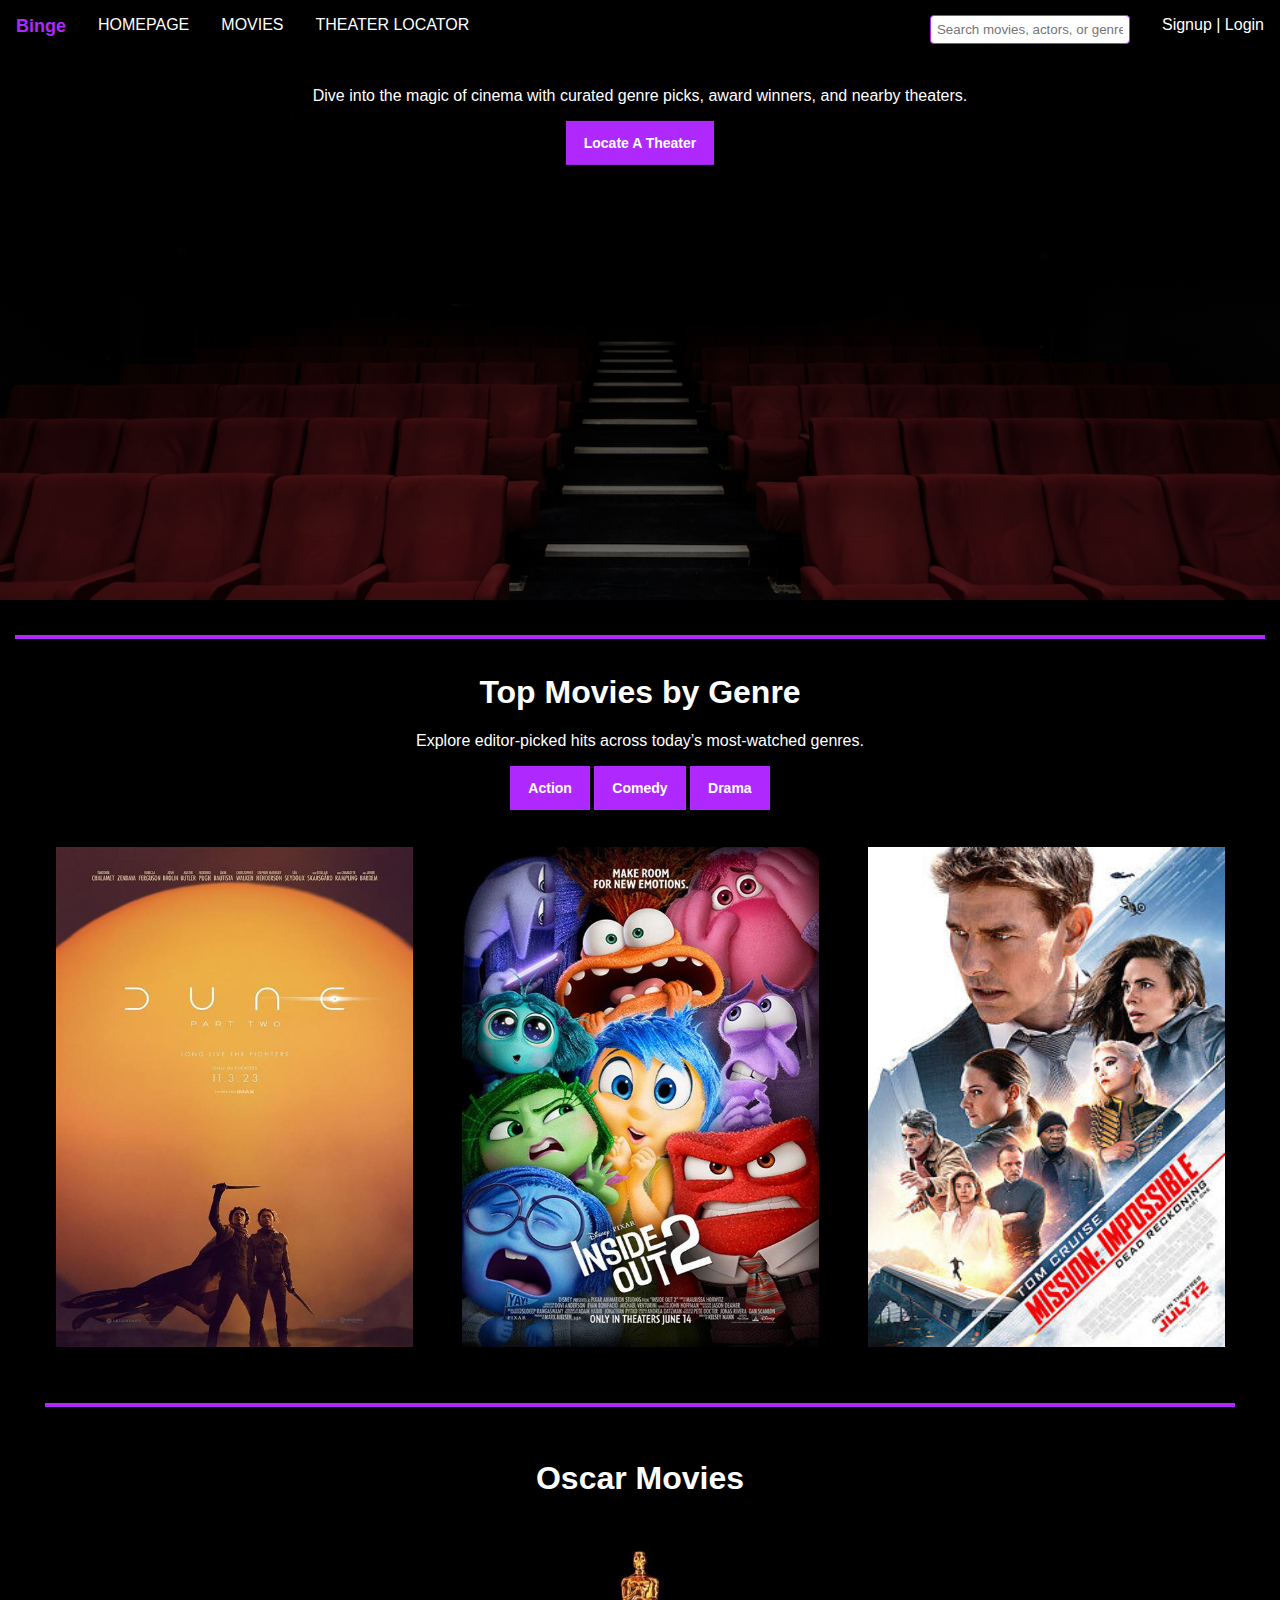
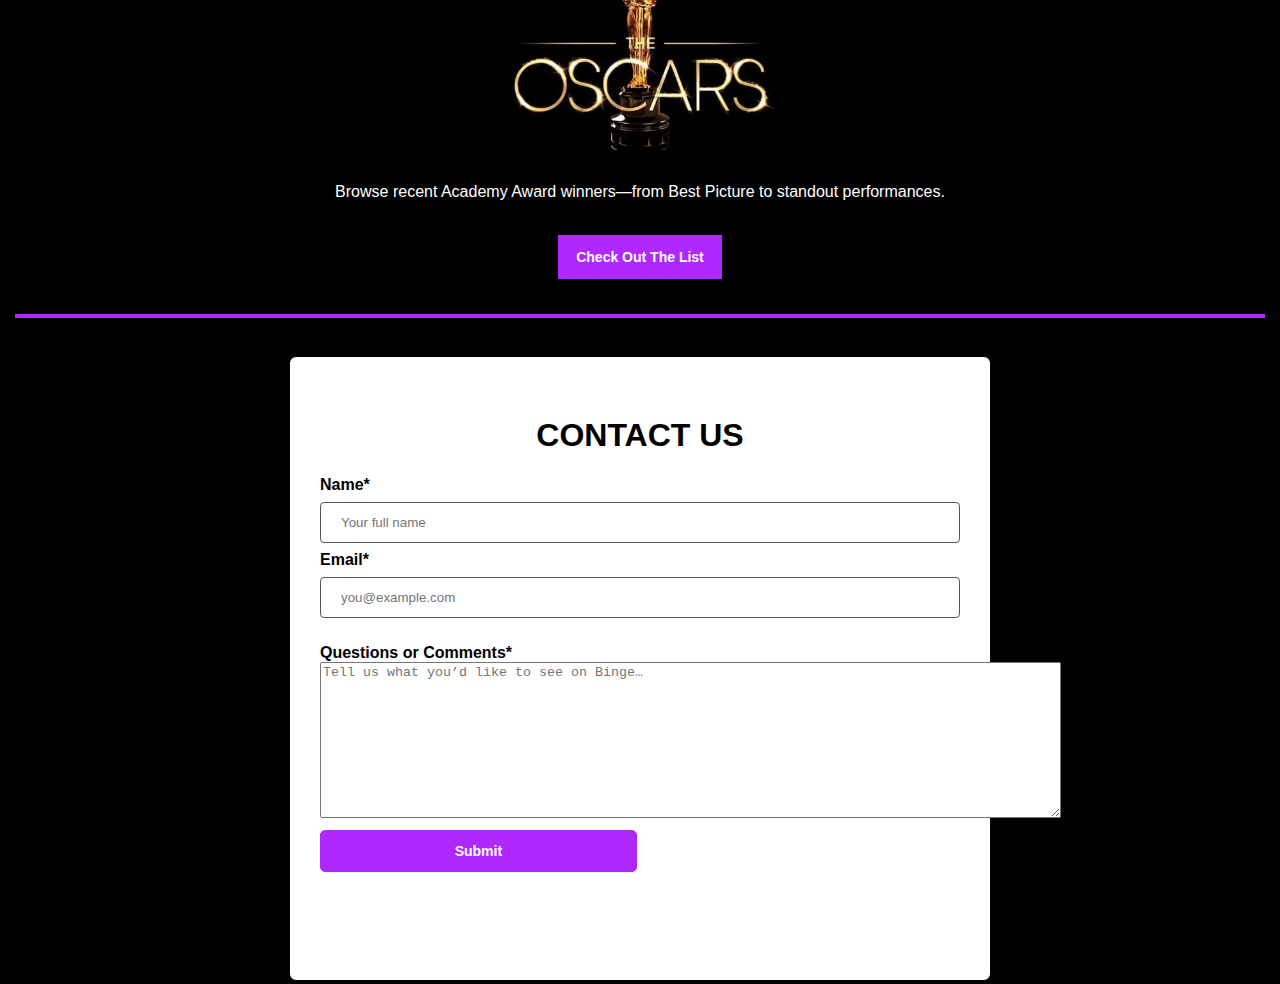
<file: index.html>
<!doctype html>
<!doctype html>
<html>
<head>
  <meta charset="utf-8" />
  <meta name="viewport" content="width=device-width, initial-scale=1" />
  <meta name="description" content="Binge — Discover top movies by genre, explore Oscar winners, and find theaters near you." />
  <link rel="stylesheet" href="bingestylesheet.css" />
  <title>Binge</title>
</head>

<body>
  <div class="navbar">
    <a href="index.html" class="logo" style="color:#AF29FF;font-size:large;background-color:black;">Binge</a>
    <a href="index.html">HOMEPAGE</a>
    <div class="dropdown">
      <button class="dropbtn">MOVIES</button>
      <div class="dropdown-content">
        <a href="GenrePage.html">Top Movies</a>
        <a href="oscarwinningmovies.html">Oscar Winning Movies</a>
      </div>
    </div>
    <a href="theaterlocator.html">THEATER LOCATOR</a>

    <div class="dropdown" style="float:right;">
      <button class="dropbtn">Signup | Login</button>
      <div class="dropdown-content">
        <a href="signuppage.html">Signup</a>
        <a href="loginpage.html">Login</a>
      </div>
    </div>

    <div>
      <input style="width:200px; float:right; padding:6px; border:1px solid; border-color:#AF29FF; margin-top:15px; margin-right:16px;"
             type="text" placeholder="Search movies, actors, or genres">
    </div>
  </div>

  <div class="hero-image">
    <div class="hero-text">
      <h3>Welcome To</h3>
      <h1 class="logo" style="font-size:50px;">Binge</h1>
      <p>Dive into the magic of cinema with curated genre picks, award winners, and nearby theaters.</p>
      <a class="button" href="theaterlocator.html" style="color:white;">Locate A Theater</a>
    </div>
  </div>

  <hr />
  <div style="margin:30px;">
    <h1>Top Movies by Genre</h1>
    <p>Explore editor-picked hits across today’s most-watched genres.</p>
    <div class="genre_filter">
      <a class="button" href="GenrePage.html">Action</a>
      <a class="button" href="GenrePage.html">Comedy</a>
      <a class="button" href="GenrePage.html">Drama</a>
    </div>
    <br />
    <table style="width:100%;">
      <tr>
        <td><img class="genre_img" src="dune.jpg" alt="Action pick"></td>
        <td><img class="genre_img" src="insideout2.jpg" alt="Comedy pick"></td>
        <td><img class="genre_img" src="MI.jpg" alt="Thriller pick"></td>
      </tr>
    </table>
    <br />
    <hr />
  </div>

  <br />

  <div>
    <h1>Oscar Movies</h1>
    <img style="padding:15px;" src="stock_oscar.jpg" alt="Oscar statuette">
    <br />
    <p>Browse recent Academy Award winners—from Best Picture to standout performances.</p>
    <br />
    <a class="button" href="oscarwinningmovies.html">Check Out The List</a>
  </div>

  <hr />

  <div>
    <form style="color:black; text-align:left;">
      <h1 style="text-align:center;">CONTACT US</h1>
      <label><b>Name*</b><br /><input type="text" name="contact_name" required placeholder="Your full name"></label><br />
      <label><b>Email*</b><br /><input type="email" name="contact_email" required placeholder="you@example.com"></label><br /><br />
      <label><b>Questions or Comments*</b><br />
        <textarea name="contact_comment" cols="90" rows="10" placeholder="Tell us what you’d like to see on Binge…"></textarea>
      </label><br />
      <input type="submit" value="Submit" class="button">
    </form>
  </div>
</body>
</html>
</file>
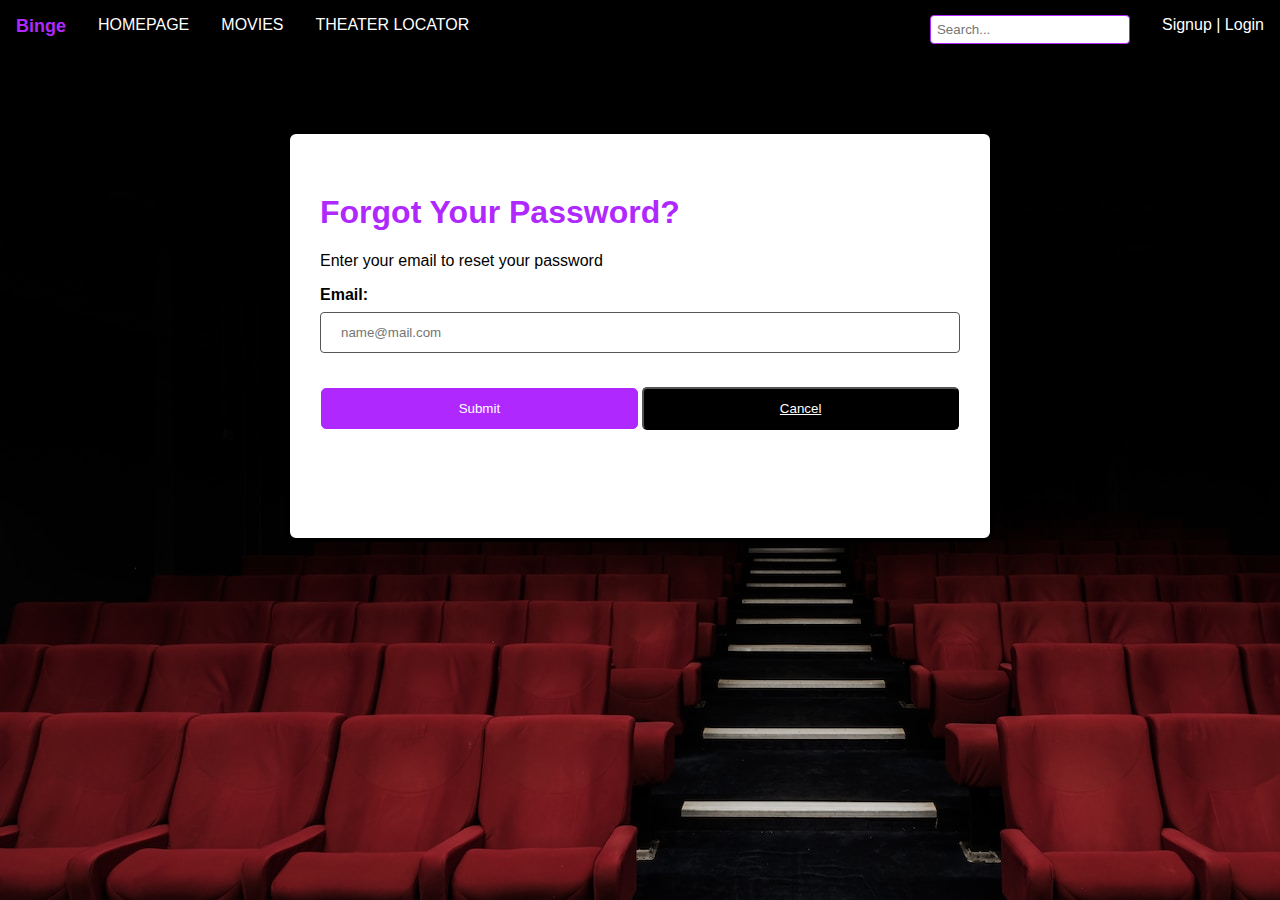
<file: ForgotPasswordPage.html>
<html>

<head> 
    <title>Customer Login</title>
    <link rel="stylesheet" href="bingestylesheet.css" />

</head>

<body>
    <!--The Navigation Bar that will be consistent for all pages-->
    <div class="navbar">
        <a href="homepage.html" class="logo"
            style="color: #AF29FF; font-size: large; background-color: black;">Binge</a>
        <a href="homepage.html">HOMEPAGE</a>
        <div class="dropdown">
            <button class="dropbtn">MOVIES</button>
            <div class="dropdown-content">
                <a href="GenrePage.html">Top Movies</a>
                <a href="oscarwinningmovies.html">Oscar Winning Movies</a>
            </div>
        </div>
        <a href="theaterlocator.html">THEATER LOCATOR</a>
        <div class="dropdown" style="float: right;">
            <button class="dropbtn">Signup | Login</button>
            <div class="dropdown-content">
                <a href="Signuppage.html">Signup</a>
                <a href="LoginPage.html">Login</a>
            </div>
        </div>
        <!--Provide a search bar for users. Currently not function-->
        <div >
            <input style="width:200px; float: right; padding: 6px; border: 1px solid; border-color: #AF29FF; margin-top: 15px; margin-right: 16px;" 
            type="text" placeholder="Search...">
        </div>
        
    </div>

</body>

<body class="f_orm">

    <div style="padding-top: 70px;">
        <form>
            <div class="colourbl">

                <h1 style="text-align: left; color:#AF29FF;"> Forgot Your Password? </h1>
                <p>Enter your email to reset your password</p>
            
                <b>Email:</b><br/><input type="email" name="email" placeholder="name@mail.com " required /> <br/>

            </div>
            
            
            <br/>
        

            <!--changing the name for submit isn't working :( -->

            <input  type="submit"/>   
            <button style="background-color: black; border-radius: 5px; width: 49.5%; padding: 12px 20px; margin: 8px 0; box-sizing: border-box; cursor:pointer;" 
            type="button" name="Cancel"> <a style="color: white;"href="homepage.html"> Cancel </a></button>
        </form>
    </div>



</body>
</file>
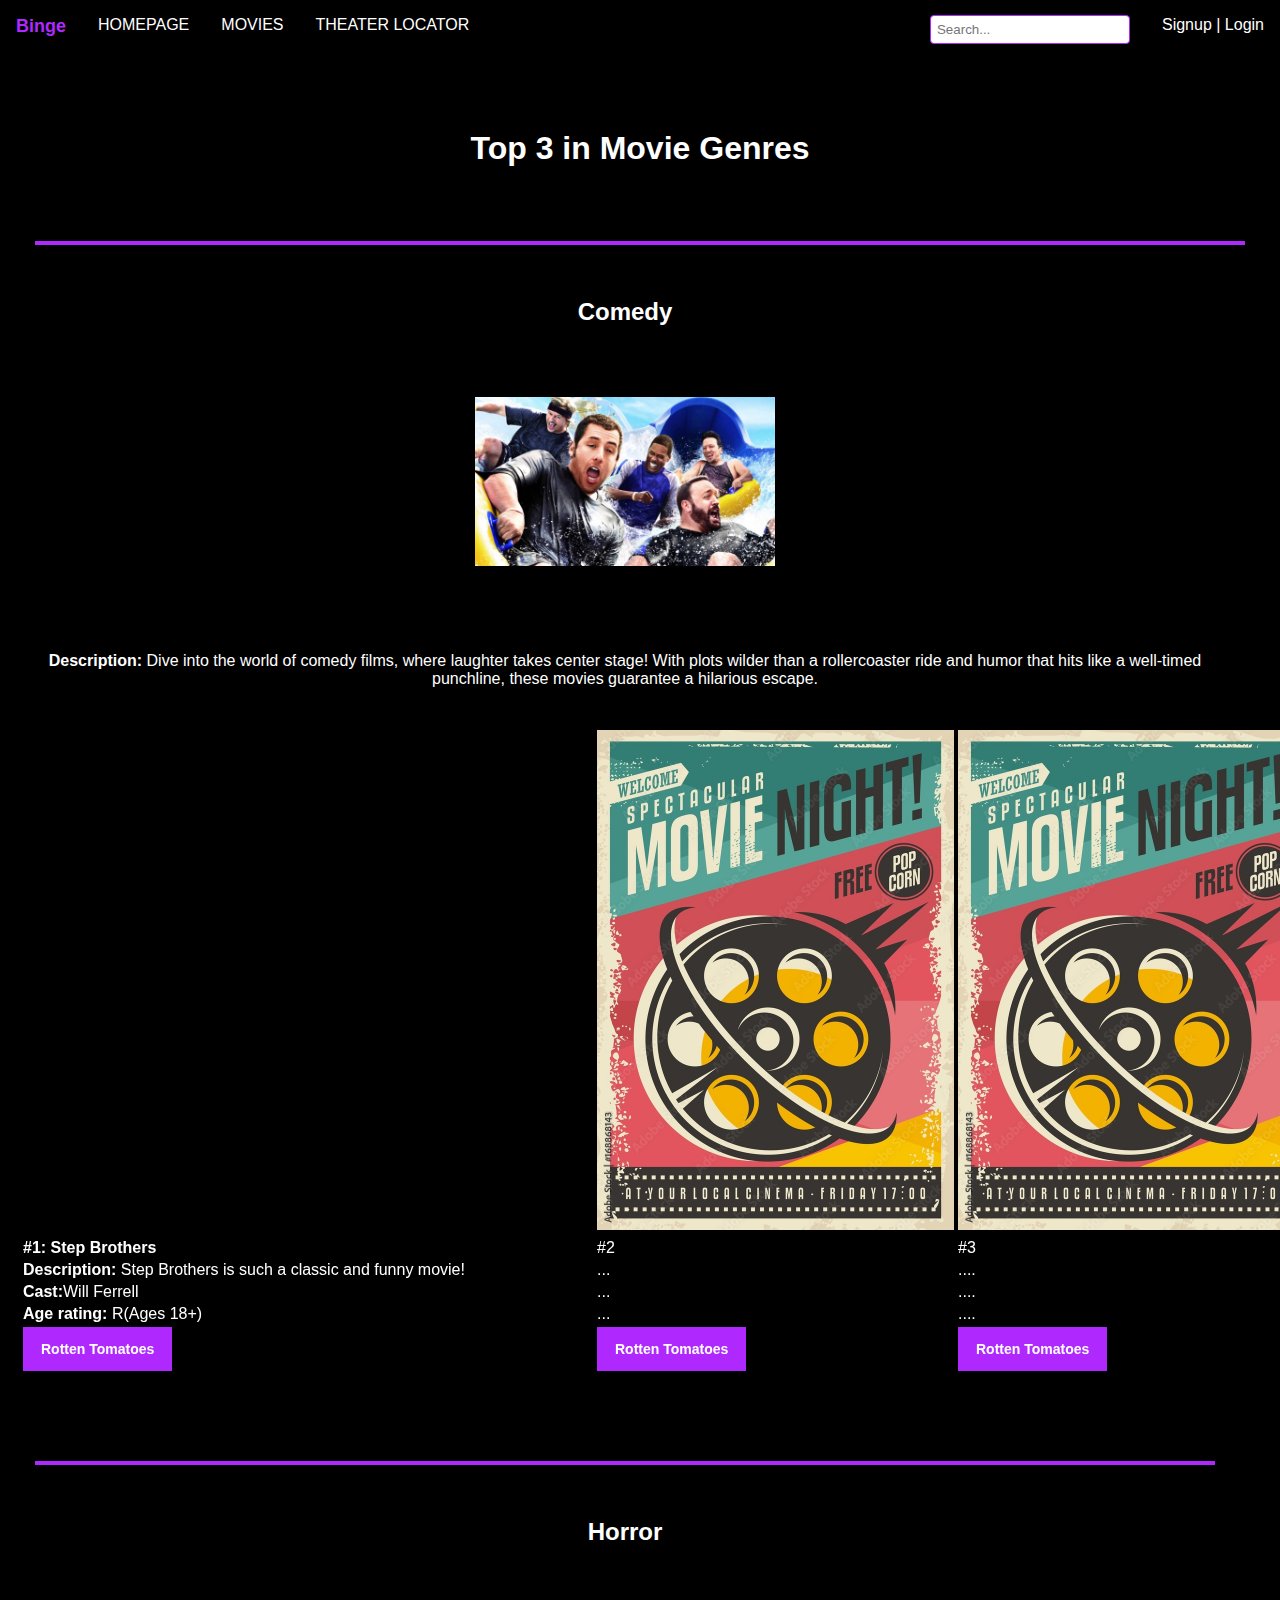
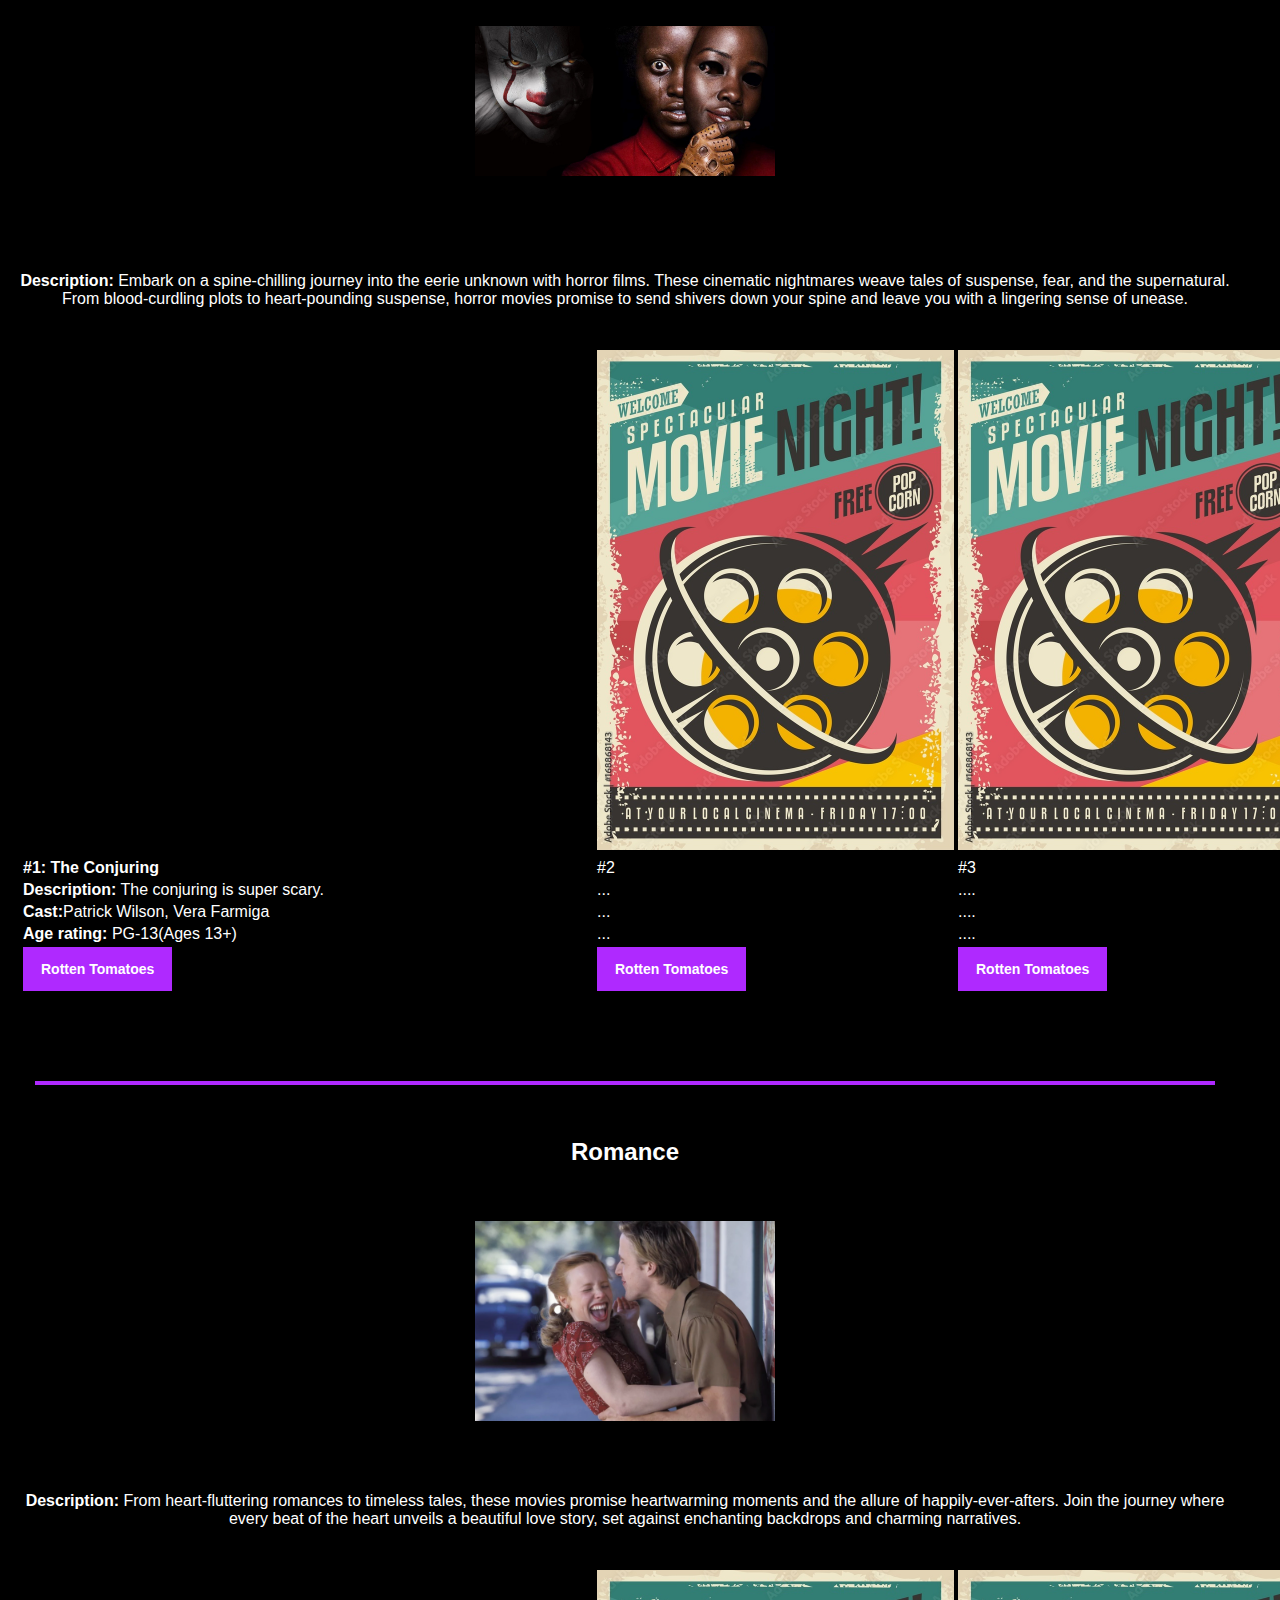
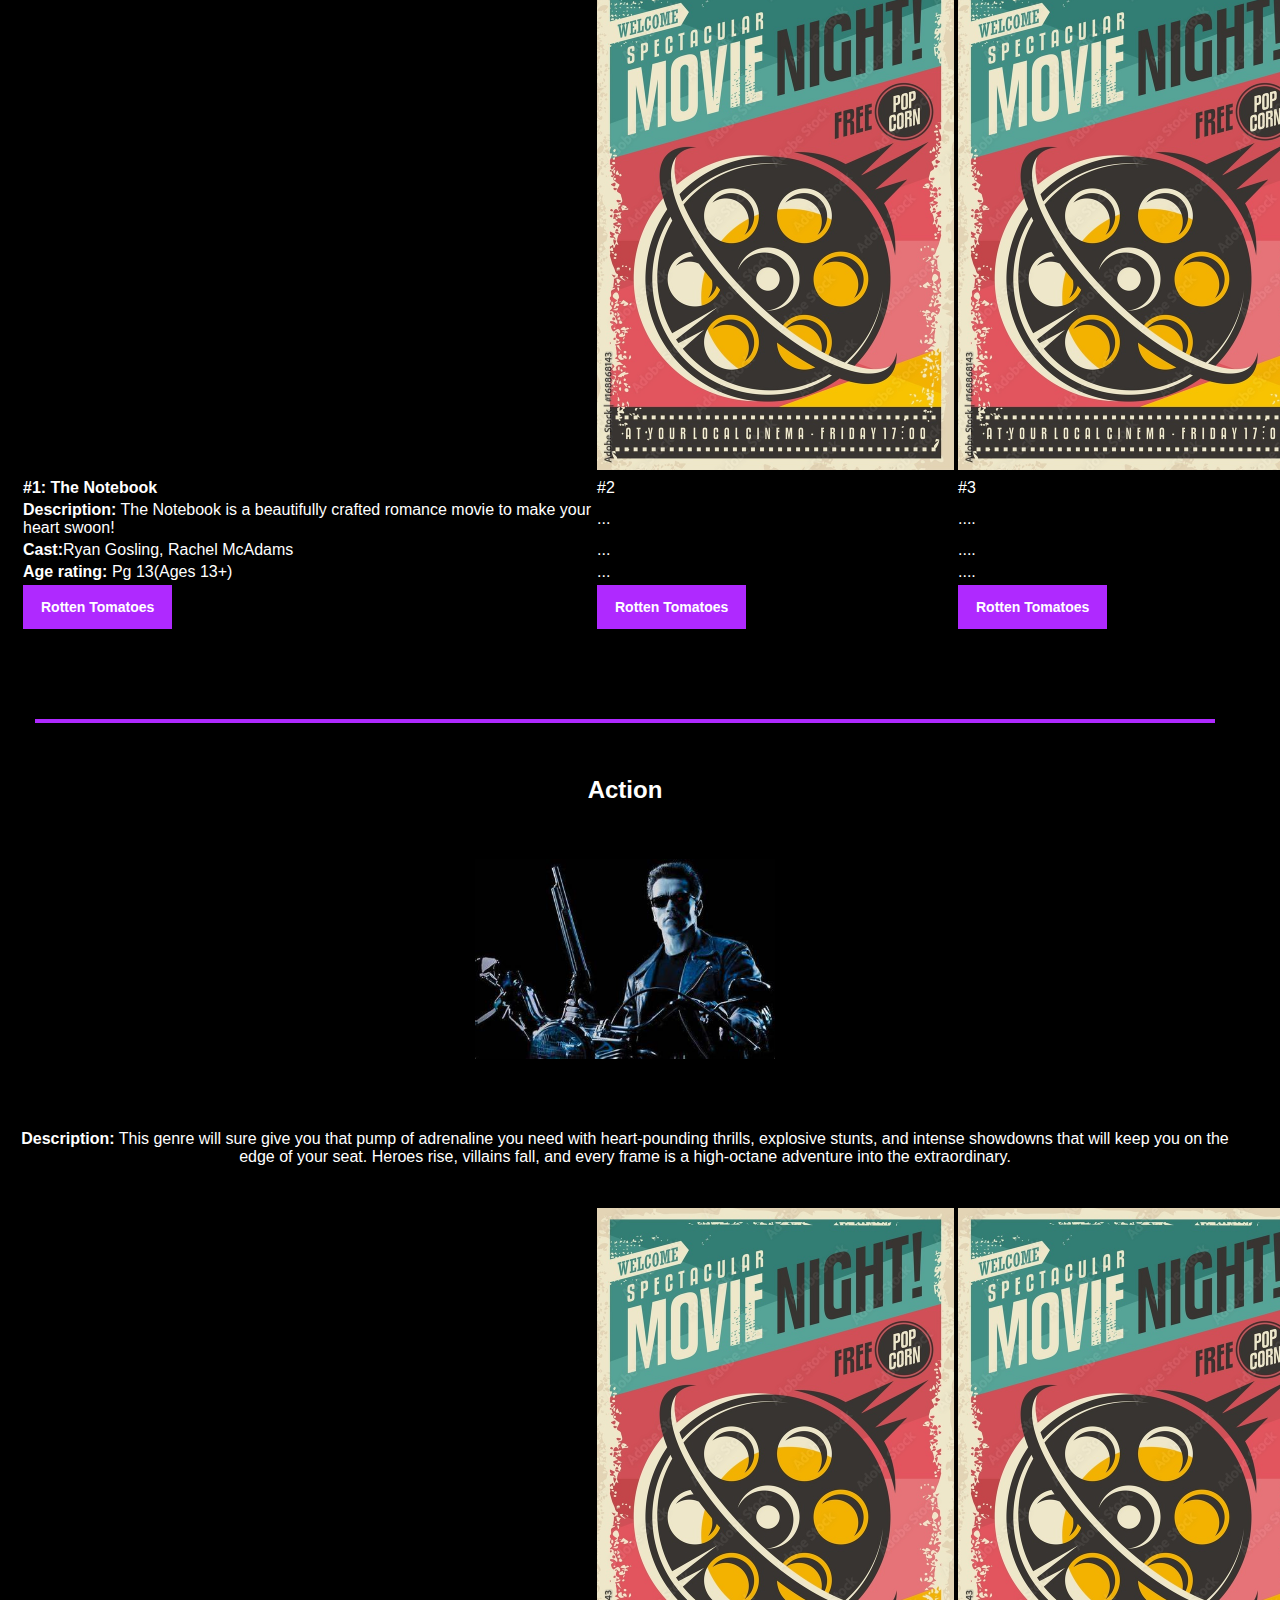
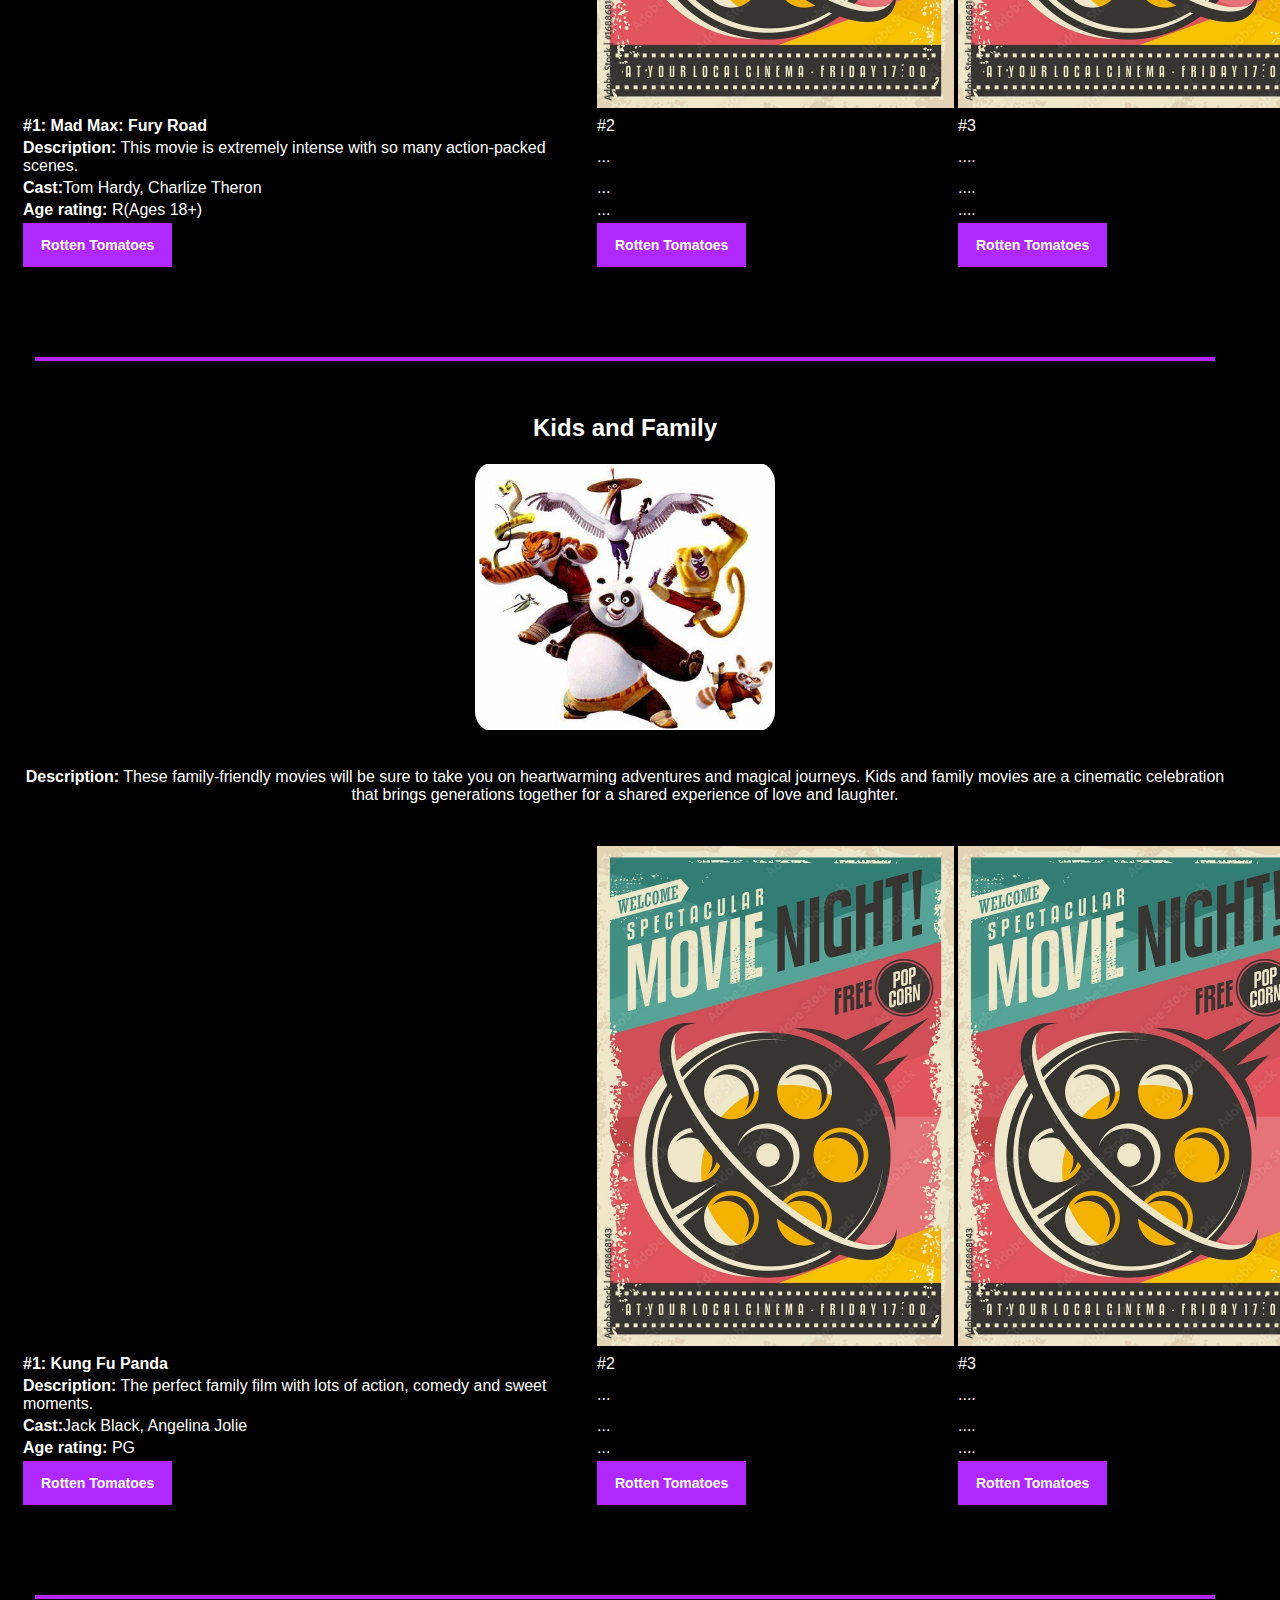
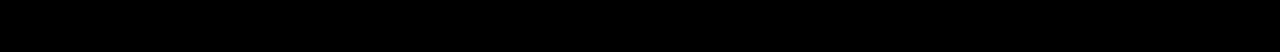
<file: GenrePage.html>
<html>

<head>

    <link rel="stylesheet" href="bingestylesheet.css" />
    <title>Top Movies</title>

</head>

<body>
    <!--The Navigation Bar that will be consistent for all pages-->
    <div class="navbar">
        <a href="homepage.html" class="logo"
            style="color: #AF29FF; font-size: large; background-color: black;">Binge</a>
        <a href="homepage.html">HOMEPAGE</a>
        <div class="dropdown">
            <button class="dropbtn">MOVIES</button>
            <div class="dropdown-content">
                <a href="GenrePage.html">Top Movies</a>
                <a href="oscarwinningmovies.html">Oscar Winning Movies</a>
            </div>
        </div>
        <a href="theaterlocator.html">THEATER LOCATOR</a>
        <div class="dropdown" style="float: right;">
            <button class="dropbtn">Signup | Login</button>
            <div class="dropdown-content">
                <a href="Signuppage.html">Signup</a>
                <a href="LoginPage.html">Login</a>
            </div>
        </div>
        <!--Provide a search bar for users. Currently not function-->
        <div >
            <input style="width:200px; float: right; padding: 6px; border: 1px solid; border-color: #AF29FF; margin-top: 15px; margin-right: 16px;" 
            type="text" placeholder="Search...">
        </div>
        
    </div>


    <div style="padding-top: 70px;">
            <div class="movie-list-container">
                <h1 class="movie-list-title">Top 3 in Movie Genres</h1><br><hr><br>
                        <div class="movie-list-item">
                            <h2>Comedy</h2>

                            <img class="movie-list-item-img" src="maxresdefault.jpg">
                            <br><br>
                            <p>
                                <strong>Description:</strong> Dive into the world of comedy films, 
                                where laughter takes center stage! With plots 
                                wilder than a rollercoaster ride and humor that hits 
                                like a well-timed punchline, 
                                these movies guarantee a hilarious escape. </p>

                                <br/>

                                <table style="width: 100%;">
                                    <tr>
                                        <!--add proper stock photos after-->
                                        <td><iframe width="570" height="510" src="https://www.youtube.com/embed/IhbjodQFbX0" frameborder="0" allowfullscreen></iframe></td>
                                        <td><img class="genre_img" src="stock_movie.jpg"></td>
                                        <td><img class="genre_img" src="stock_movie.jpg"></td>
                                    </tr>
                                    <tr>
                                        <!--we want to add links to the different genre pages in the future-->
                                        <td class="genre" ><b>#1: Step Brothers</b></td>
                                        <td class="genre">#2</td>
                                        <td class="genre">#3</td>
                                    </tr>
                                    <tr>
                                        <!--we want to add links to the different genre pages in the future-->
                                        <td class="genre"><b>Description:</b> Step Brothers is such a classic and funny movie! </td>
                                        <td class="genre">...</td>
                                        <td class="genre">....</td>
                                    </tr>

                                    <tr>
                                        <!--we want to add links to the different genre pages in the future-->
                                        <td class="genre"><b>Cast:</b>Will Ferrell</td>
                                        <td class="genre">...</td>
                                        <td class="genre">....</td>
                                    </tr>

                                    <tr>
                                        <!--we want to add links to the different genre pages in the future-->
                                        <td class="genre"><b>Age rating: </b> R(Ages 18+) </td>
                                        <td class="genre">...</td>
                                        <td class="genre">....</td>
                                    </tr>

                                    <tr>
                                        <!--we want to add links to the different genre pages in the future-->
                                        <td class="genre"> <a class="button" href="https://www.rottentomatoes.com/m/1193743-step_brothers">Rotten Tomatoes</a> </td>
                                        <td class="genre"><a class="button" href="">Rotten Tomatoes</a></td>
                                        <td class="genre"><a class="button" href="">Rotten Tomatoes</a></td>
                                    </tr>

                                </table>
                                <br />
                                
                                
                            </p>
                            <br><hr><br>
                        </div>

                        <div class="movie-list-item">
                            <h2>Horror</h2>
                            <img class="movie-list-item-img" src="Horror.jpeg">
                            <br><br>
                            
                            <p>
                                <strong>Description:</strong> Embark on a spine-chilling journey into the eerie 
                                unknown with horror films. These cinematic nightmares weave tales of suspense, fear, 
                                and the supernatural. From blood-curdling plots 
                                to heart-pounding suspense, horror movies promise to send shivers down your 
                                spine and leave you with a lingering sense of unease. </p>

                                <br/>
                                
                                <table style="width: 100%;">
                                    <tr>
                                        <!--add proper stock photos after-->
                                        <td><iframe width="570" height="510" src="https://www.youtube.com/embed/k10ETZ41q5o" frameborder="0" allowfullscreen></iframe></td>
                                        <td><img class="genre_img" src="stock_movie.jpg"></td>
                                        <td><img class="genre_img" src="stock_movie.jpg"></td>
                                    </tr>
                                    <tr>
                                        <!--we want to add links to the different genre pages in the future-->
                                        <td class="genre" ><b>#1: The Conjuring</b></td>
                                        <td class="genre">#2</td>
                                        <td class="genre">#3</td>
                                    </tr>
                                    <tr>
                                        <!--we want to add links to the different genre pages in the future-->
                                        <td class="genre"><b>Description:</b> The conjuring is super scary. </td>
                                        <td class="genre">...</td>
                                        <td class="genre">....</td>
                                    </tr>

                                    <tr>
                                        <!--we want to add links to the different genre pages in the future-->
                                        <td class="genre"><b>Cast:</b>Patrick Wilson, Vera Farmiga</td>
                                        <td class="genre">...</td>
                                        <td class="genre">....</td>
                                    </tr>

                                    <tr>
                                        <!--we want to add links to the different genre pages in the future-->
                                        <td class="genre"><b>Age rating: </b> PG-13(Ages 13+) </td>
                                        <td class="genre">...</td>
                                        <td class="genre">....</td>
                                    </tr>

                                    <tr>
                                        <!--we want to add links to the different genre pages in the future-->
                                        <td class="genre"> <a class="button" href="https://www.rottentomatoes.com/m/the_conjuring">Rotten Tomatoes</a> </td>
                                        <td class="genre"><a class="button" href="">Rotten Tomatoes</a></td>
                                        <td class="genre"><a class="button" href="">Rotten Tomatoes</a></td>
                                    </tr>

                                </table>
                                <br />


                            </p>
                            <br><hr><br>   
                        </div>

                        <div class="movie-list-item">
                            <h2>Romance</h2>
                            <img class="movie-list-item-img" src="Romance.jpeg">
                            <br><br>
                            
                            <p>
                                <strong>Description:</strong> From heart-fluttering romances to timeless tales, these movies promise heartwarming moments and the allure 
                                of happily-ever-afters. Join the journey where every beat of the heart unveils a beautiful love story, set against enchanting backdrops and charming narratives. </p>

                                <br/>

                                <table style="width: 100%;">
                                    <tr>
                                        <!--add proper stock photos after-->
                                        <td><iframe width="570" height="510" src="https://www.youtube.com/embed/BjJcYdEOI0k" frameborder="0" allowfullscreen></iframe></td>
                                        <td><img class="genre_img" src="stock_movie.jpg"></td>
                                        <td><img class="genre_img" src="stock_movie.jpg"></td>
                                    </tr>
                                    <tr>
                                        <!--we want to add links to the different genre pages in the future-->
                                        <td class="genre" ><b>#1: The Notebook</b></td>
                                        <td class="genre">#2</td>
                                        <td class="genre">#3</td>
                                    </tr>
                                    <tr>
                                        <!--we want to add links to the different genre pages in the future-->
                                        <td class="genre"><b>Description:</b> The Notebook is a beautifully crafted romance movie to make your heart swoon! </td>
                                        <td class="genre">...</td>
                                        <td class="genre">....</td>
                                    </tr>

                                    <tr>
                                        <!--we want to add links to the different genre pages in the future-->
                                        <td class="genre"><b>Cast:</b>Ryan Gosling, Rachel McAdams</td>
                                        <td class="genre">...</td>
                                        <td class="genre">....</td>
                                    </tr>

                                    <tr>
                                        <!--we want to add links to the different genre pages in the future-->
                                        <td class="genre"><b>Age rating: </b> Pg 13(Ages 13+) </td>
                                        <td class="genre">...</td>
                                        <td class="genre">....</td>
                                    </tr>

                                    <tr>
                                        <!--we want to add links to the different genre pages in the future-->
                                        <td class="genre"> <a class="button" href="https://www.rottentomatoes.com/m/notebook">Rotten Tomatoes</a> </td>
                                        <td class="genre"><a class="button" href="">Rotten Tomatoes</a></td>
                                        <td class="genre"><a class="button" href="">Rotten Tomatoes</a></td>
                                    </tr>

                                </table>
                                <br />
                            </p>
                            <br><hr><br> 
                        </div>

                        <div class="movie-list-item">
                            <h2>Action</h2>
                            <img class="movie-list-item-img" src="action.jpeg">
                            <br><br>
                            
                            <p>
                                <strong>Description:</strong> This genre will sure give you that pump
                                of adrenaline you need with heart-pounding thrills, explosive stunts, and intense showdowns that 
                                will keep you on the edge of your seat. Heroes rise, villains fall, and every frame is a high-octane adventure 
                                into the extraordinary. </p>

                                <br/>
                                
                                <table style="width: 100%;">
                                    <tr>
                                        <!--add proper stock photos after-->
                                        <td><iframe width="570" height="510" src="https://www.youtube.com/embed/hEJnMQG9ev8" frameborder="0" allowfullscreen></iframe></td>
                                        <td><img class="genre_img" src="stock_movie.jpg"></td>
                                        <td><img class="genre_img" src="stock_movie.jpg"></td>
                                    </tr>
                                    <tr>
                                        <!--we want to add links to the different genre pages in the future-->
                                        <td class="genre" ><b>#1: Mad Max: Fury Road</b></td>
                                        <td class="genre">#2</td>
                                        <td class="genre">#3</td>
                                    </tr>
                                    <tr>
                                        <!--we want to add links to the different genre pages in the future-->
                                        <td class="genre"><b>Description:</b> This movie is extremely intense with so many action-packed scenes. </td>
                                        <td class="genre">...</td>
                                        <td class="genre">....</td>
                                    </tr>

                                    <tr>
                                        <!--we want to add links to the different genre pages in the future-->
                                        <td class="genre"><b>Cast:</b>Tom Hardy, Charlize Theron</td>
                                        <td class="genre">...</td>
                                        <td class="genre">....</td>
                                    </tr>

                                    <tr>
                                        <!--we want to add links to the different genre pages in the future-->
                                        <td class="genre"><b>Age rating: </b> R(Ages 18+) </td>
                                        <td class="genre">...</td>
                                        <td class="genre">....</td>
                                    </tr>

                                    <tr>
                                        <!--we want to add links to the different genre pages in the future-->
                                        <td class="genre"> <a class="button" href="https://www.rottentomatoes.com/m/mad_max_fury_road">Rotten Tomatoes</a> </td>
                                        <td class="genre"><a class="button" href="">Rotten Tomatoes</a></td>
                                        <td class="genre"><a class="button" href="">Rotten Tomatoes</a></td>
                                    </tr>

                                </table>
                                <br />
                        
                            </p>
                            <br><hr><br>
                        </div>

                        <div class="movie-list-item">
                            <h2>Kids and Family</h2>
                            <img class="movie-list-item-img" src="kids.jpeg">
                            <br><br>
                            
                            <p>
                                <strong>Description:</strong> These family-friendly movies will be sure to 
                                take you on heartwarming adventures and magical journeys. Kids and family movies are a cinematic celebration 
                                that brings generations together for a shared experience of love and laughter. </p>

                                <br/>
                                
                                <table style="width: 100%;">
                                    <tr>
                                        <!--add proper stock photos after-->
                                        <td><iframe width="570" height="510" src="https://www.youtube.com/embed/NRc-ze7Wrxw" frameborder="0" allowfullscreen></iframe></td>
                                        <td><img class="genre_img" src="stock_movie.jpg"></td>
                                        <td><img class="genre_img" src="stock_movie.jpg"></td>
                                    </tr>
                                    <tr>
                                        <!--we want to add links to the different genre pages in the future-->
                                        <td class="genre" ><b>#1: Kung Fu Panda </b></td>
                                        <td class="genre">#2</td>
                                        <td class="genre">#3</td>
                                    </tr>
                                    <tr>
                                        <!--we want to add links to the different genre pages in the future-->
                                        <td class="genre"><b>Description:</b> The perfect family film with lots of action, comedy and sweet moments. </td>
                                        <td class="genre">...</td>
                                        <td class="genre">....</td>
                                    </tr>

                                    <tr>
                                        <!--we want to add links to the different genre pages in the future-->
                                        <td class="genre"><b>Cast:</b>Jack Black, Angelina Jolie</td>
                                        <td class="genre">...</td>
                                        <td class="genre">....</td>
                                    </tr>

                                    <tr>
                                        <!--we want to add links to the different genre pages in the future-->
                                        <td class="genre"><b>Age rating: </b> PG </td>
                                        <td class="genre">...</td>
                                        <td class="genre">....</td>
                                    </tr>

                                    <tr>
                                        <!--we want to add links to the different genre pages in the future-->
                                        <td class="genre"> <a class="button" href="https://www.rottentomatoes.com/m/kung_fu_panda">Rotten Tomatoes</a> </td>
                                        <td class="genre"><a class="button" href="">Rotten Tomatoes</a></td>
                                        <td class="genre"><a class="button" href="">Rotten Tomatoes</a></td>
                                    </tr>

                                </table>
                                <br />


                            </p>
                            <br><hr><br>
                        </div>

    
    </div>
</body>

</html>
</file>
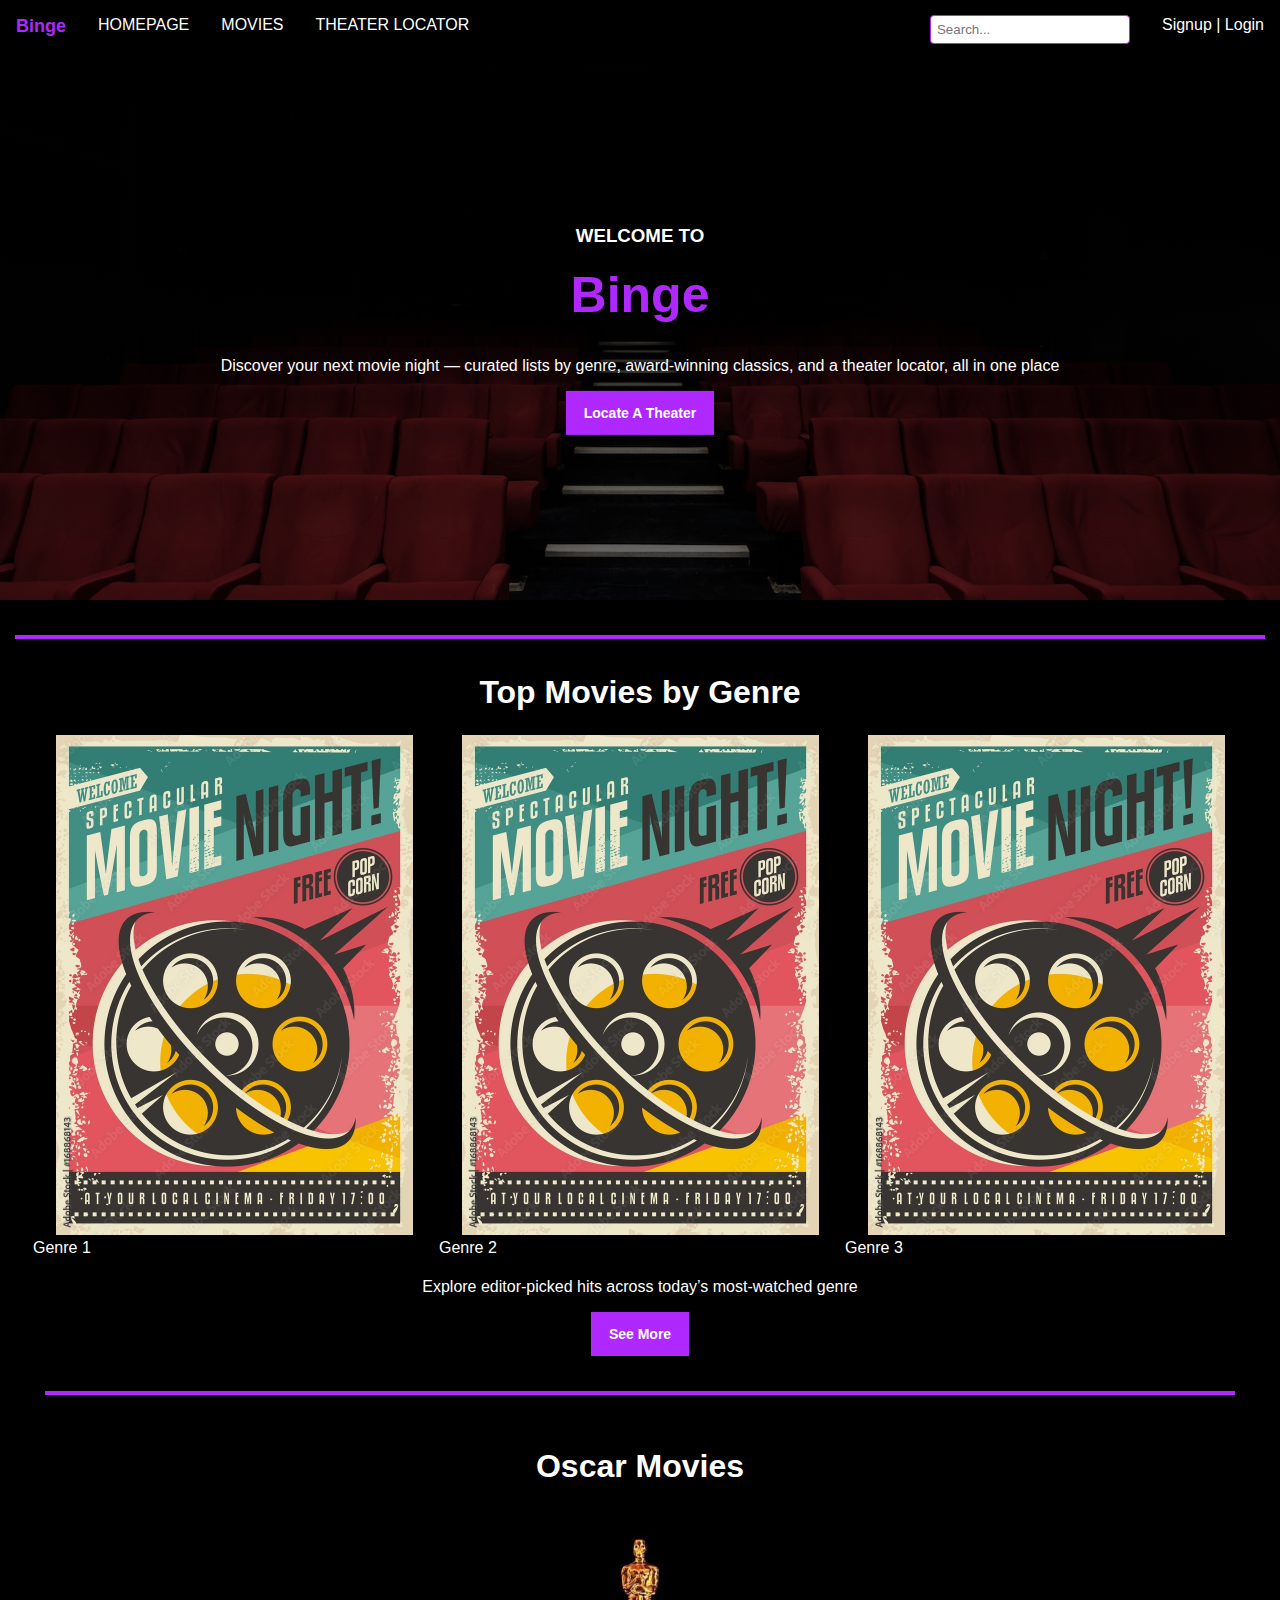
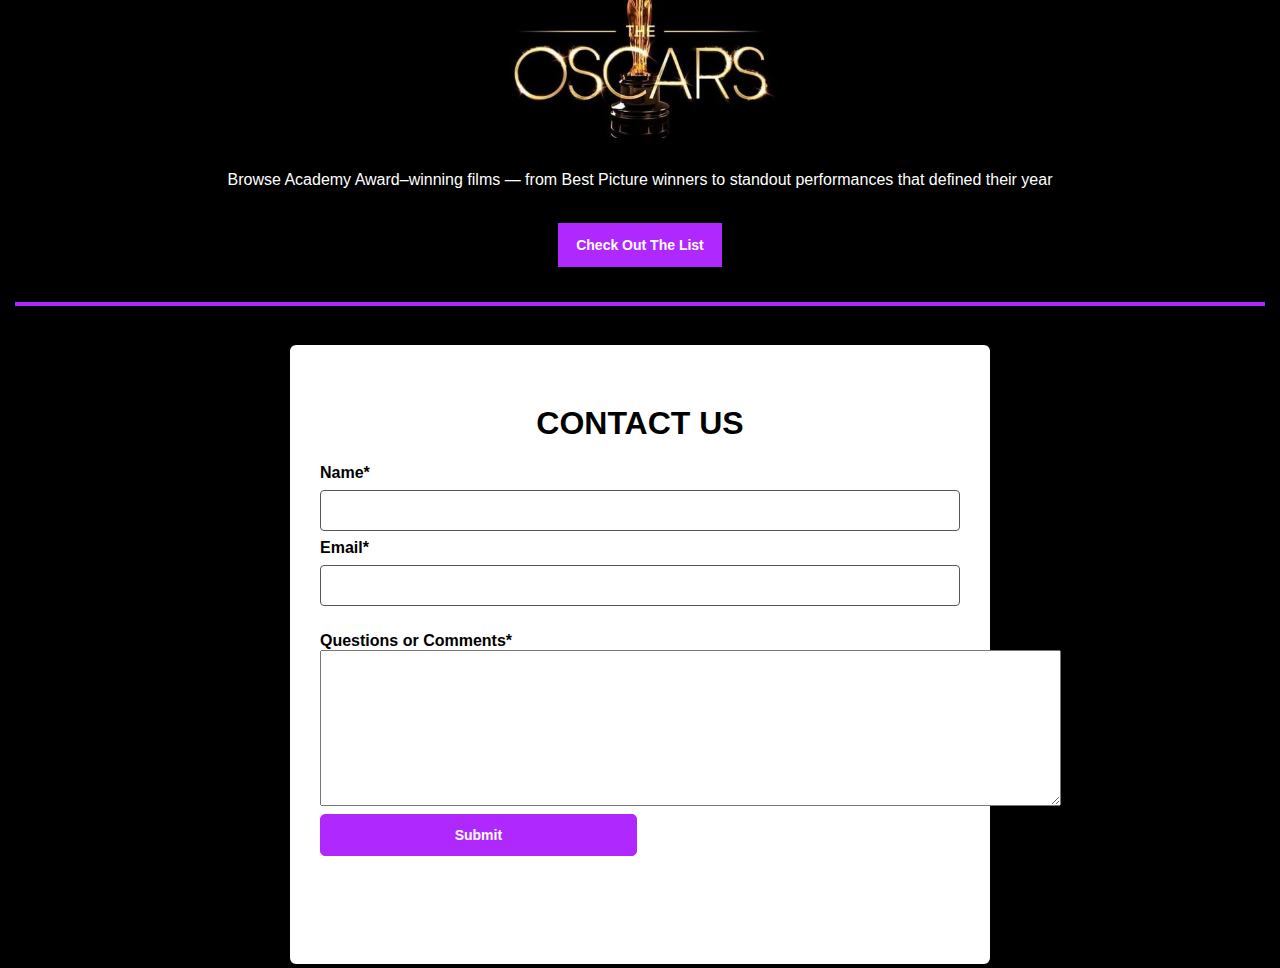
<file: homepage.html>
<html>

<head>

    <link rel="stylesheet" href="bingestylesheet.css" />
    <title>
        Binge
    </title>


</head>


<body>
    <!--The Navigation Bar that will be consistent for all pages-->
    <div class="navbar">
        <a href="homepage.html" class="logo"
            style="color: #AF29FF; font-size: large; background-color: black;">Binge</a>
        <a href="homepage.html">HOMEPAGE</a>
        <div class="dropdown">
            <button class="dropbtn">MOVIES</button>
            <div class="dropdown-content">
                <a href="GenrePage.html">Top Movies</a>
                <a href="oscarwinningmovies.html">Oscar Winning Movies</a>
            </div>
        </div>
        <a href="theaterlocator.html">THEATER LOCATOR</a>
        <div class="dropdown" style="float: right;">
            <button class="dropbtn">Signup | Login</button>
            <div class="dropdown-content">
                <a href="Signuppage.html">Signup</a>
                <a href="LoginPage.html">Login</a>
            </div>
        </div>
        <!--Provide a search bar for users. Currently not function-->
        <div >
            <input style="width:200px; float: right; padding: 6px; border: 1px solid; border-color: #AF29FF; margin-top: 15px; margin-right: 16px;" 
            type="text" placeholder="Search...">
        </div>
        
    </div>

    <!-- hero image-->
    <div class="hero-image">
        <div class="hero-text">
            <h3>WELCOME TO</h3>
            <h1 class="logo" style="font-size: 50;">Binge</h1>
            <p>Discover your next movie night — curated lists by genre, award-winning classics, and a theater locator, all in one place</p>
            <a class="button" href="theaterlocator.html" style="color: white;">Locate A Theater</a>
        </div>
    </div>

    <!--top movies by genre section-->
    <hr />
    <div style="margin: 30px;">
        <h1>Top Movies by Genre</h1>
        <table style="width: 100%;">
            <tr>
                <!--add proper stock photos after-->
                <td><img class="genre_img" src="stock_movie.jpg"></td>
                <td><img class="genre_img" src="stock_movie.jpg"></td>
                <td><img class="genre_img" src="stock_movie.jpg"></td>
            </tr>
            <tr>
                <!--we want to add links to the different genre pages in the future-->
                <td class="genre">Genre 1</td>
                <td class="genre">Genre 2</td>
                <td class="genre">Genre 3</td>
            </tr>
        </table>
        <br />
        <p>Explore editor-picked hits across today’s most-watched genre</p>
        <a class="button" href="GenrePage.html">See More</a>
        <hr />
    </div>

    <br />

    <!--oscar winning movies section-->
    <div>
        <h1>Oscar Movies</h1>
        <img style="padding:15px;" src="stock_oscar.jpg">
        <br />
        <p>Browse Academy Award–winning films — from Best Picture winners to standout performances that defined their year</p>
        <br />
        <a class="button" href="oscarwinningmovies.html">Check Out The List</a>
    </div>

    <hr />

    <!--contact us section, currently not functional-->
    <div>
        <form style="color: black; text-align: left;">
            <h1 style="text-align: center;">CONTACT US</h1>
            <b>Name*</b><br /> <input type="text" name="contact_name" required><br />
            <b>Email*</b> <br /> <input type="text" name="contact_email" required><br />
            <br />
            <b>Questions or Comments*</b><br /><textarea name="contact_comment" cols="90" rows="10"></textarea><br />
            <input type="submit" value="Submit" class="button">
        </form>
    </div>
</body>


</html>
</file>
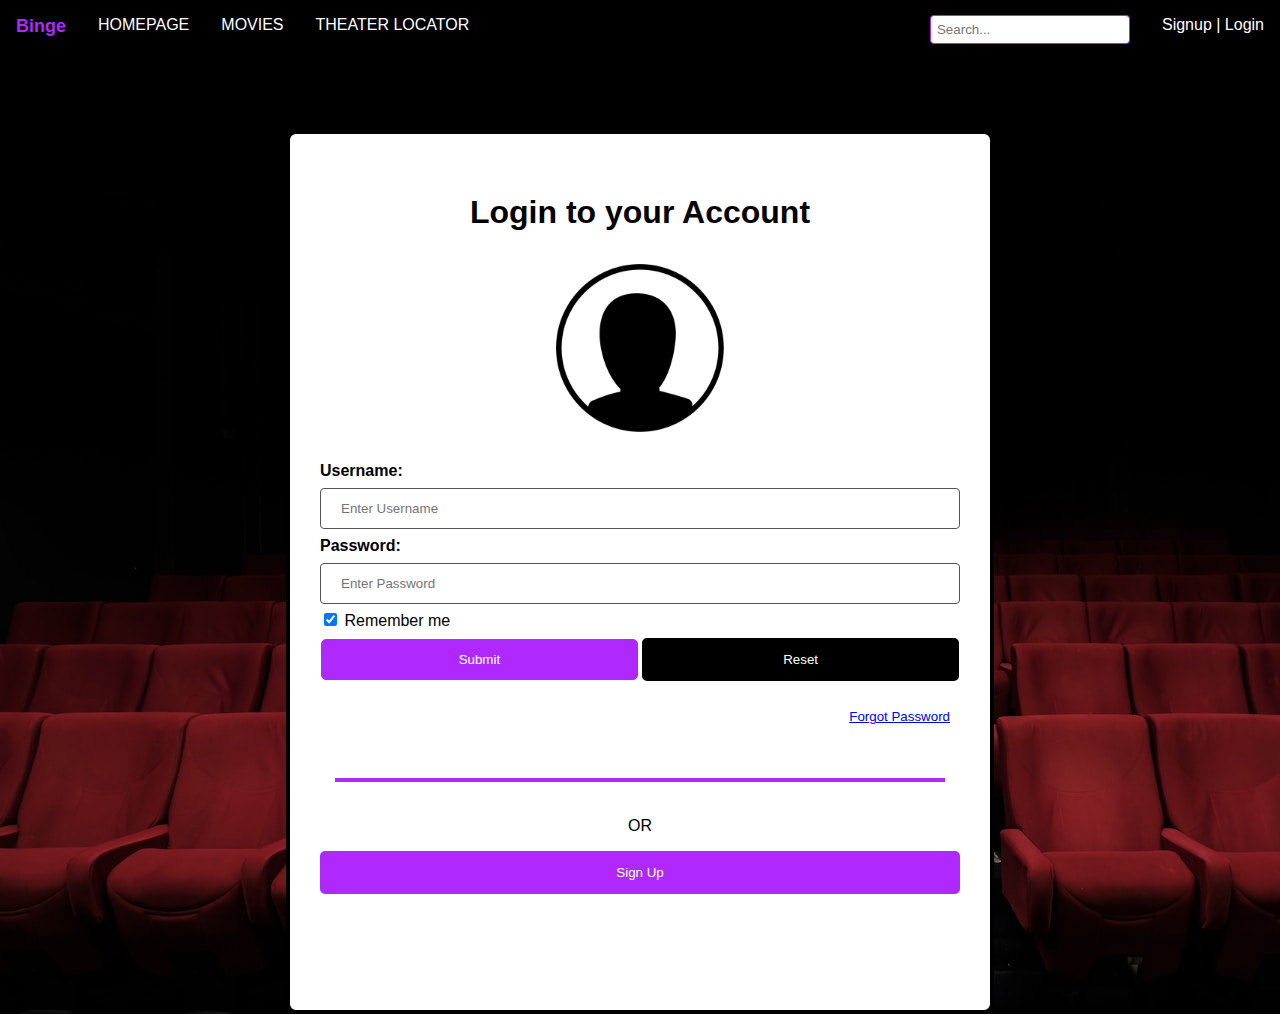
<file: LoginPage.html>
<html>

<head> 
    <title>Customer Login</title>
    <link rel="stylesheet" href="bingestylesheet.css" />


</head>

<body>
    <!--The Navigation Bar that will be consistent for all pages-->
    <div class="navbar">
        <a href="homepage.html" class="logo"
            style="color: #AF29FF; font-size: large; background-color: black;">Binge</a>
        <a href="homepage.html">HOMEPAGE</a>
        <div class="dropdown">
            <button class="dropbtn">MOVIES</button>
            <div class="dropdown-content">
                <a href="GenrePage.html">Top Movies</a>
                <a href="oscarwinningmovies.html">Oscar Winning Movies</a>
            </div>
        </div>
        <a href="theaterlocator.html">THEATER LOCATOR</a>
        <div class="dropdown" style="float: right;">
            <button class="dropbtn">Signup | Login</button>
            <div class="dropdown-content">
                <a href="Signuppage.html">Signup</a>
                <a href="LoginPage.html">Login</a>
            </div>
        </div>
        <!--Provide a search bar for users. Currently not function-->
        <div >
            <input style="width:200px; float: right; padding: 6px; border: 1px solid; border-color: #AF29FF; margin-top: 15px; margin-right: 16px;" 
            type="text" placeholder="Search...">
        </div>
        
    </div>

</body>

<body class="f_orm">
    <div style="padding-top: 70px;">
        <form>
            <div class="colourbl">
                <h1> Login to your Account </h1>
                <img src="login-user.png"><br />
                <b>Username:</b><br/><input type="text" name="username" placeholder="Enter Username" required /> <br/>
                <b>Password:</b><br/> <input type="password" name="Password" placeholder="Enter Password" required /> <br/>
                <input type="checkbox" name="terms and conditions" value="Remember me" checked required/> Remember me <br/>
            </div>

            <input class="column2" type="submit"/> 
            <input class="column2" type="reset" name="reset" /> <br/>
            

            <button class="right" name="button" value="link" type="button"> <a href="ForgotPasswordPage.html">Forgot Password</a></button>

            <br/>
            <br/>
            <br/>

            <hr/>

            <p class="center_al" > OR<br/> </p>

            <p class="center_al">
                <a href="signuppage.html">
                    <button style="color:white; border-radius: 5px; background-color: #AF29FF; border-style: solid; border-color:#AF29FF; padding: 12px 20px; cursor:pointer; width: 100%; " type="button">Sign Up</button>
                </a>
            </p>
        </form>


    </div>
    



</body>



</html>
</file>
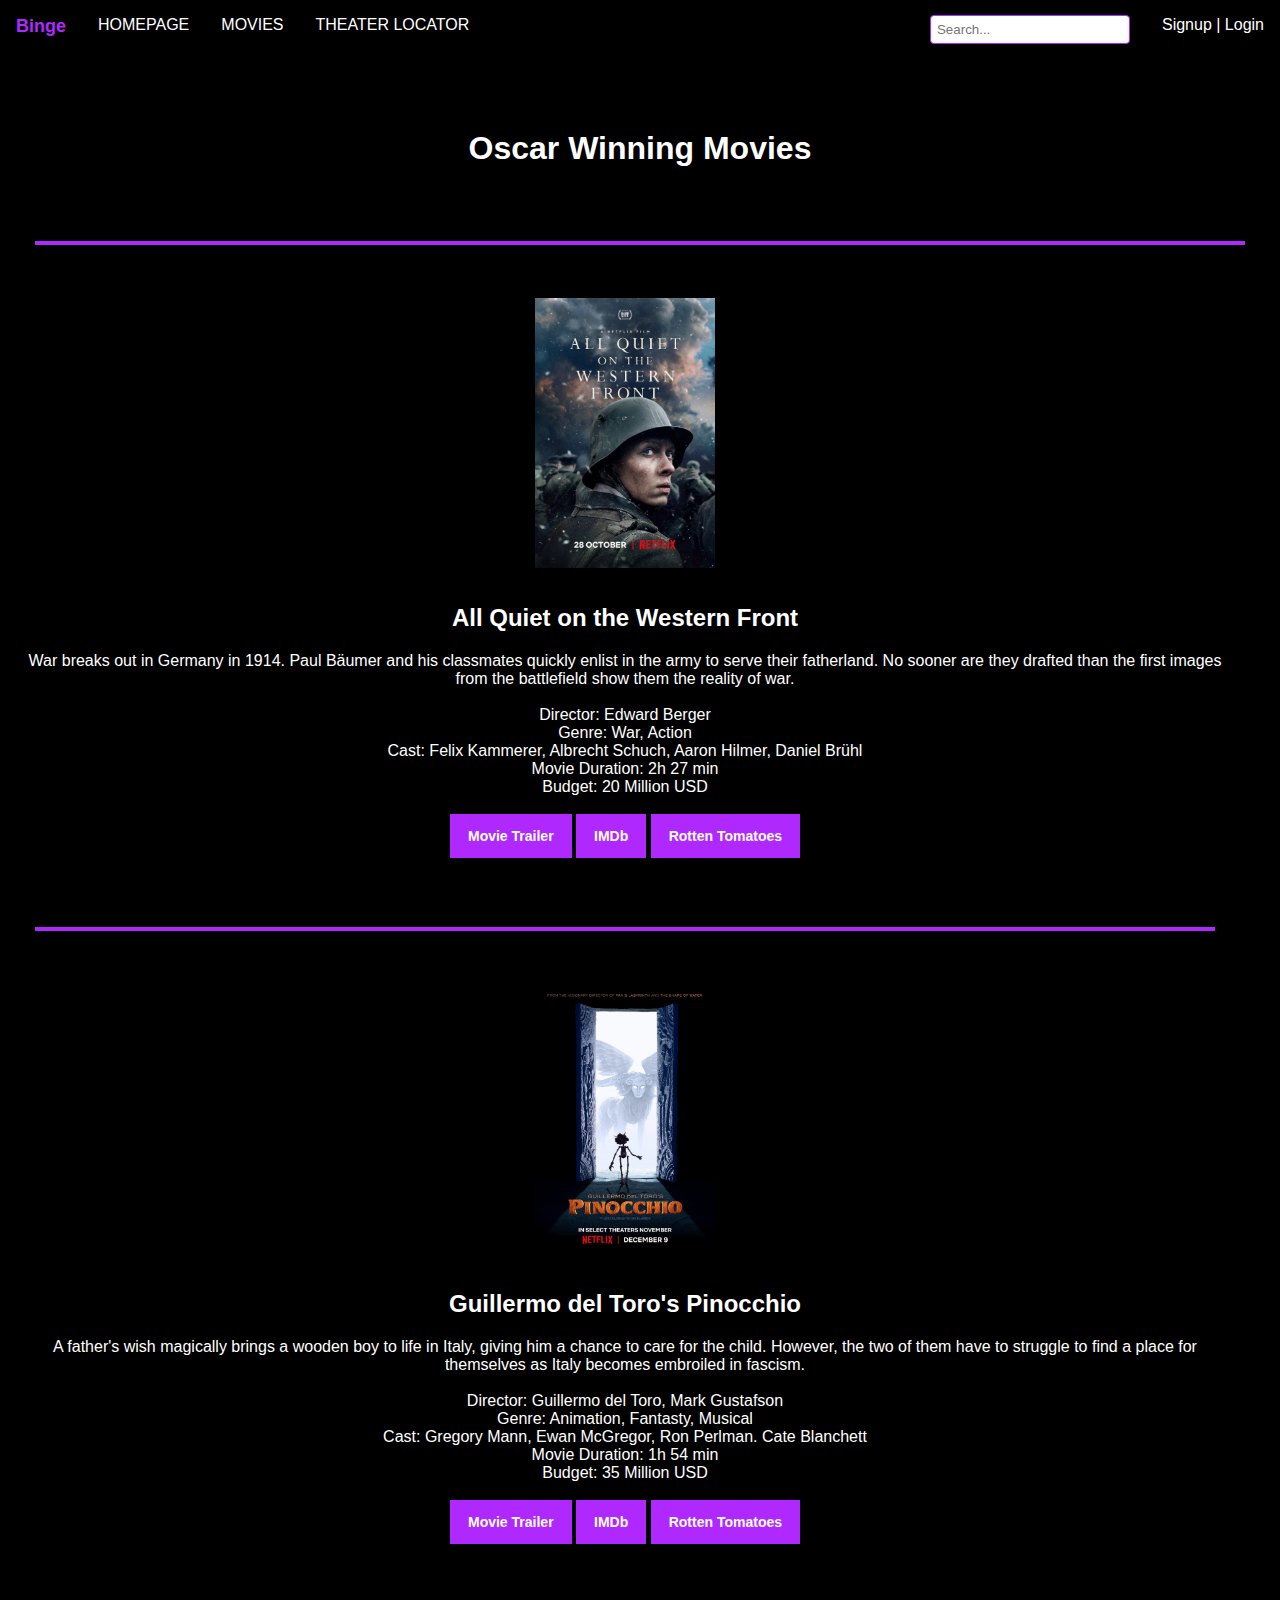
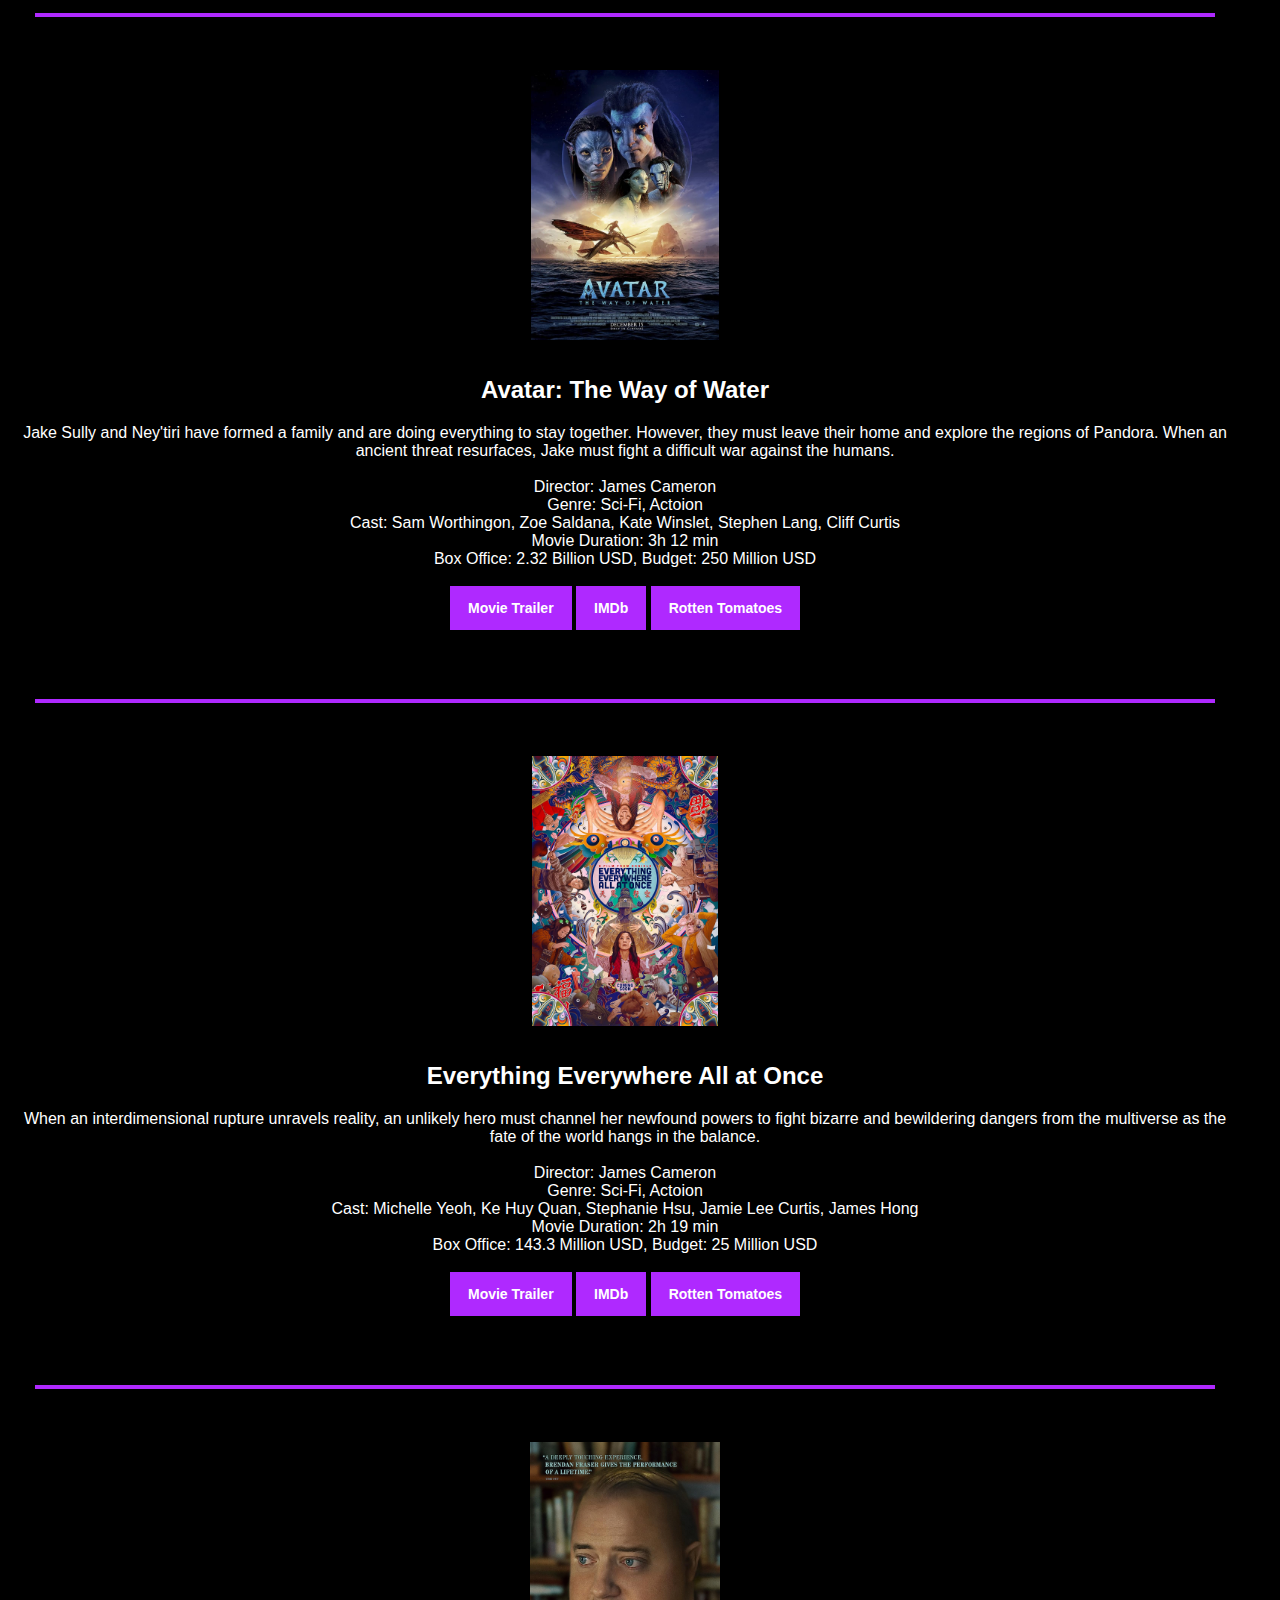
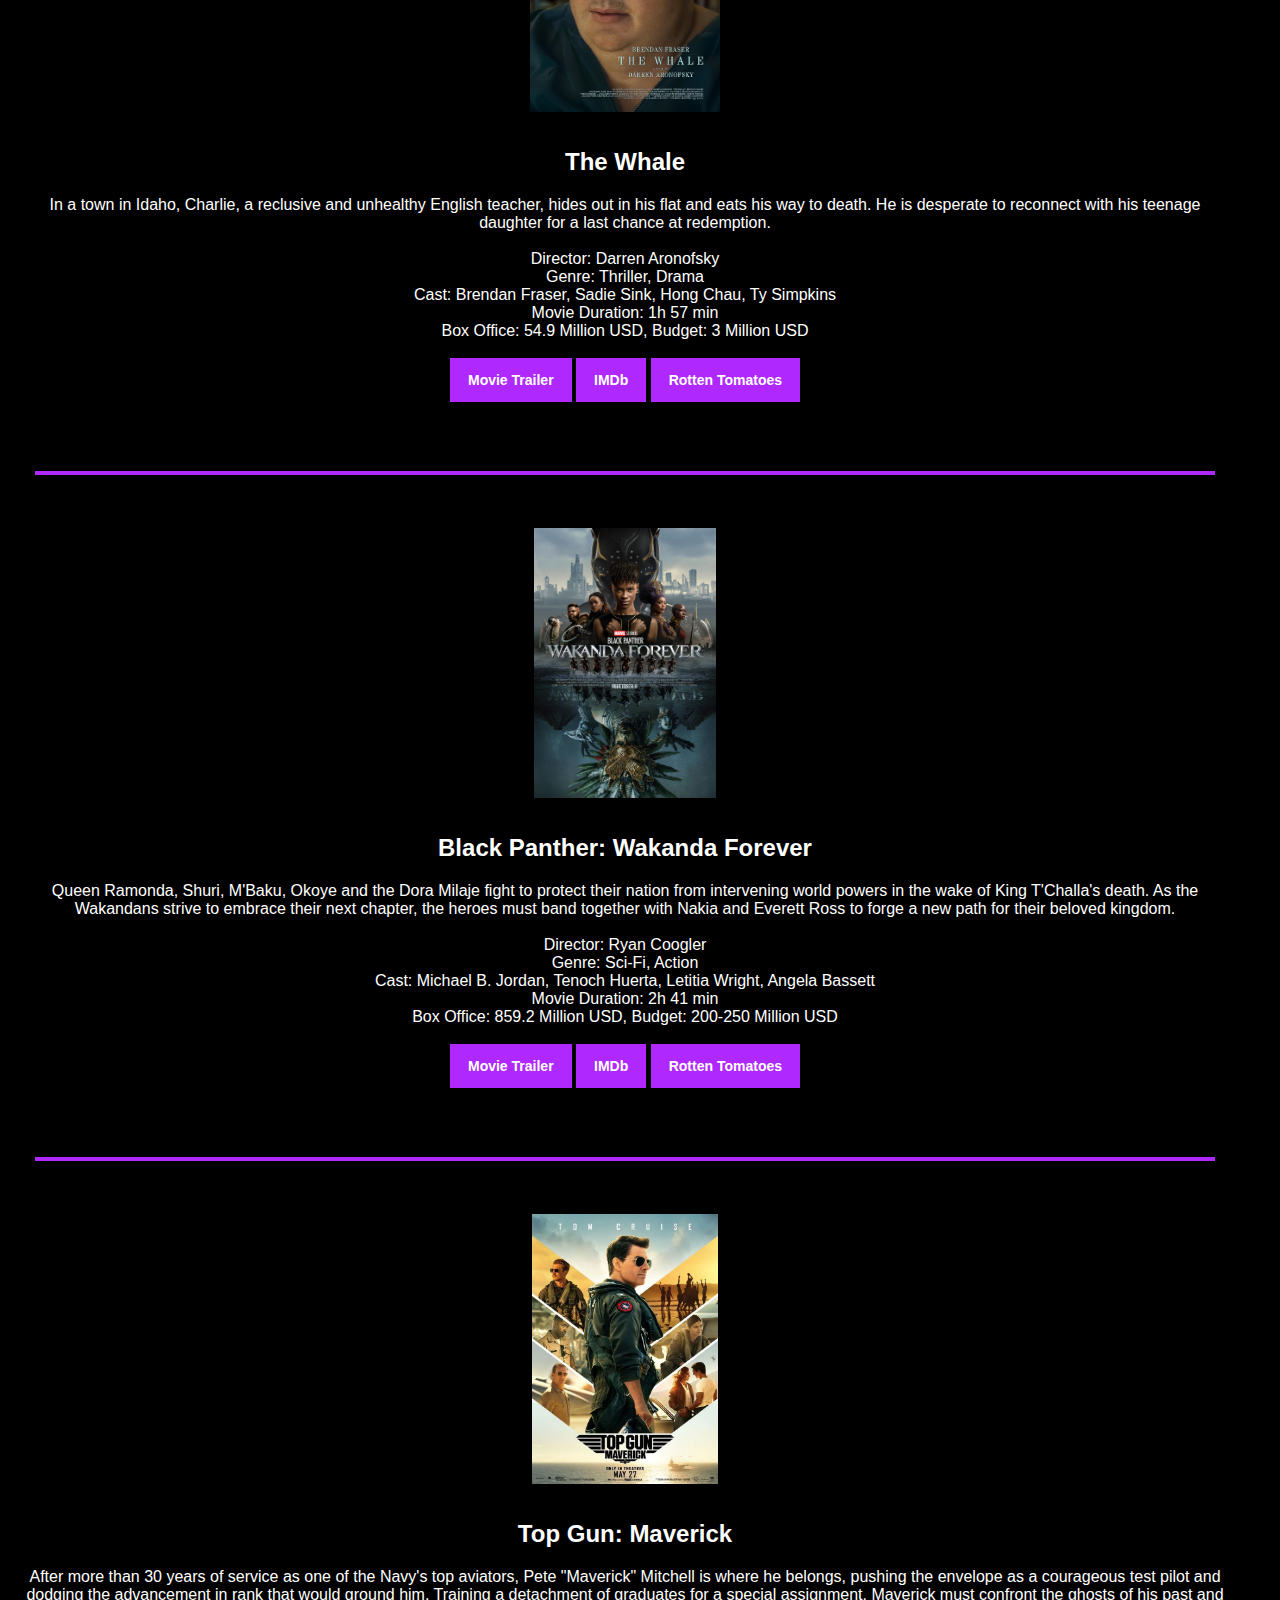
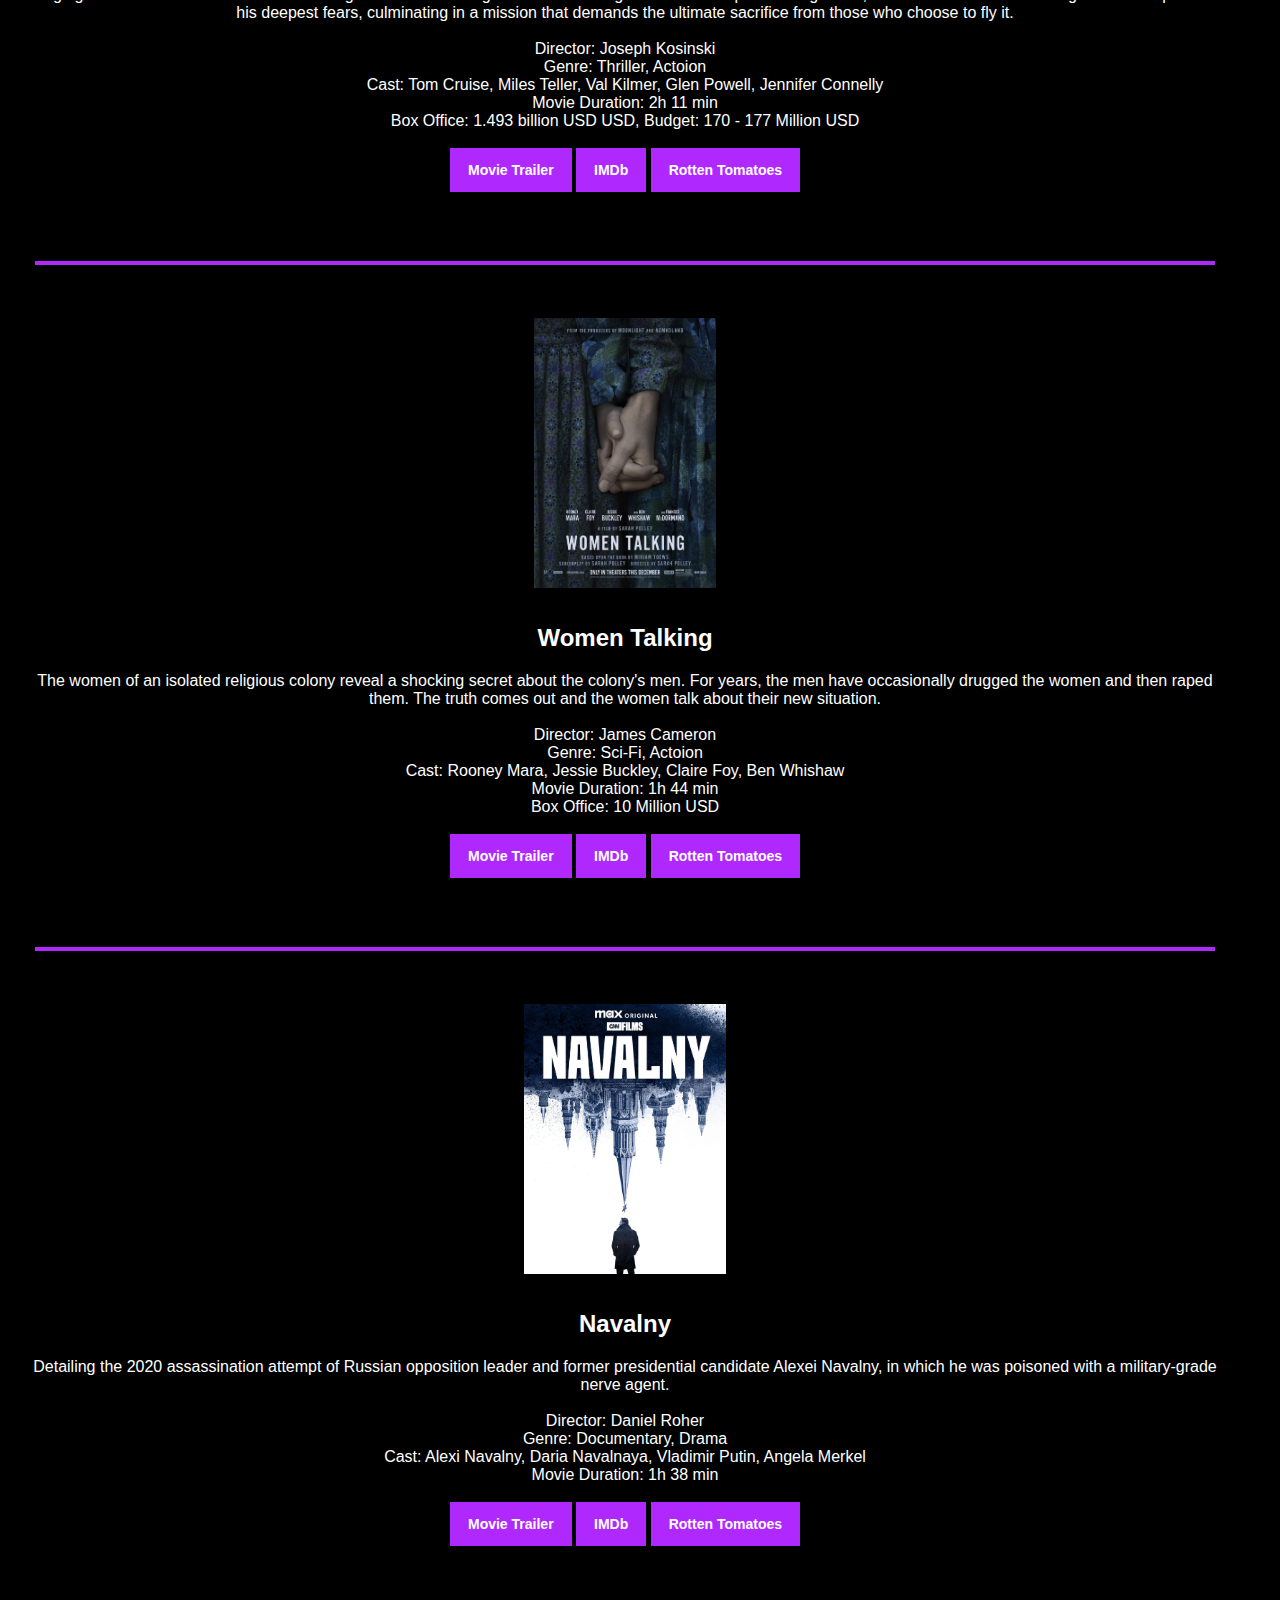
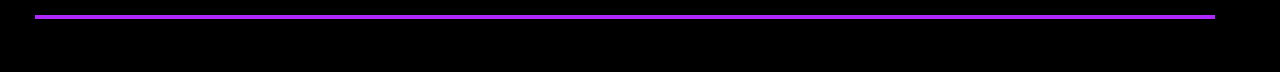
<file: oscarwinningmovies.html>
<html>

<head>

    <link rel="stylesheet" href="bingestylesheet.css" />
    <title>Movie Design</title>

</head>

<body>
    <!--The Navigation Bar that will be consistent for all pages-->
    <div class="navbar">
        <a href="homepage.html" class="logo"
            style="color: #AF29FF; font-size: large; background-color: black;">Binge</a>
        <a href="homepage.html">HOMEPAGE</a>
        <div class="dropdown">
            <button class="dropbtn">MOVIES</button>
            <div class="dropdown-content">
                <a href="GenrePage.html">Top Movies</a>
                <a href="oscarwinningmovies.html">Oscar Winning Movies</a>
            </div>
        </div>
        <a href="theaterlocator.html">THEATER LOCATOR</a>
        <div class="dropdown" style="float: right;">
            <button class="dropbtn">Signup | Login</button>
            <div class="dropdown-content">
                <a href="Signuppage.html">Signup</a>
                <a href="LoginPage.html">Login</a>
            </div>
        </div>
        <!--Provide a search bar for users. Currently not function-->
        <div >
            <input style="width:200px; float: right; padding: 6px; border: 1px solid; border-color: #AF29FF; margin-top: 15px; margin-right: 16px;" 
            type="text" placeholder="Search...">
        </div>
        
    </div>


    <div style="padding-top: 70px;">
            <div class="movie-list-container">
                <h1 class="movie-list-title">Oscar Winning Movies</h1><br><hr><br>
                        <div class="movie-list-item">
                            <img class="movie-list-item-img" src="img/Project - 1.jpg">
                            <br><br>
                            <h2>All Quiet on the Western Front</h2>
                            <p> 
                                War breaks out in Germany in 1914.
                                Paul Bäumer and his classmates quickly enlist in the army to serve their fatherland. 
                                No sooner are they drafted than the first images from the battlefield show them the reality of war.
                                <br><br>
                                Director: Edward Berger 
                                <br>Genre: War, Action 
                                <br>Cast: Felix Kammerer, Albrecht Schuch, Aaron Hilmer, Daniel Brühl
                                <br> Movie Duration: 2h 27 min
                                <br>Budget: 20 Million USD
                                
                                <br><br><a class="button" href="https://youtu.be/hf8EYbVxtCY?si=n2etUogfRjMa4Jqc">Movie Trailer</a>
                                <a class="button" href="https://www.imdb.com/title/tt1016150/">IMDb</a>
                                <a class="button" href="https://www.rottentomatoes.com/m/all_quiet_on_the_western_front_2022">Rotten Tomatoes</a>
                                
                            </p>
                            <br><hr><br>
                        </div>

                        <div class="movie-list-item">
                            <img class="movie-list-item-img" src="img/Project - 2.jpg">
                            <br><br>
                            <h2>Guillermo del Toro's Pinocchio</h2>
                            <p>
                                A father's wish magically brings a wooden boy to life in Italy, giving him a chance to care for the child.
                                However, the two of them have to struggle to find a place for themselves as Italy becomes embroiled in fascism.
                                <br><br>
                                 Director: Guillermo del Toro, Mark Gustafson 
                                <br> Genre: Animation, Fantasty, Musical 
                                <br> Cast: Gregory Mann, Ewan McGregor,  Ron Perlman. Cate Blanchett</b>
                                <br> Movie Duration: 1h 54 min
                                <br> Budget: 35 Million USD 

                                <br><br><a class="button" href="https://youtu.be/Od2NW1sfRdA?si=t4h9cVZYfKW35WG9">Movie Trailer</a>
                                <a class="button" href="https://www.imdb.com/title/tt1488589/">IMDb</a>
                                <a class="button" href="https://www.rottentomatoes.com/m/guillermo_del_toros_pinocchio">Rotten Tomatoes</a>
                            </p>
                            <br><hr><br>   
                        </div>

                        <div class="movie-list-item">
                            <img class="movie-list-item-img" src="img/Project - 3.jpg">
                            <br><br>
                            <h2> Avatar: The Way of Water</h2>
                            <p>
                                Jake Sully and Ney'tiri have formed a family and are doing everything to stay together. 
                                However, they must leave their home and explore the regions of Pandora. 
                                When an ancient threat resurfaces, Jake must fight a difficult war against the humans.
                                <br><br>
                                 Director: James Cameron 
                                <br> Genre: Sci-Fi, Actoion 
                                <br> Cast: Sam Worthingon, Zoe Saldana, Kate Winslet, Stephen Lang, Cliff Curtis
                                <br> Movie Duration: 3h 12 min
                                <br> Box Office: 2.32 Billion USD, Budget: 250 Million USD 

                                <br><br><a class="button" href="https://youtu.be/d9MyW72ELq0?si=ru77JqSN4axE2zEv">Movie Trailer</a>
                                <a class="button" href="https://www.imdb.com/title/tt1630029/">IMDb</a>
                                <a class="button" href="https://www.rottentomatoes.com/m/avatar_the_way_of_water">Rotten Tomatoes</a>
                            </p>
                            <br><hr><br> 
                        </div>

                        <div class="movie-list-item">
                            <img class="movie-list-item-img" src="img/Project - 5.jpg">
                            <br><br>
                            <h2>Everything Everywhere All at Once</h2>
                            <p>
                                When an interdimensional rupture unravels reality, an unlikely hero must channel her newfound powers to fight bizarre and
                                bewildering dangers from the multiverse as the fate of the world hangs in the balance.
                                <br><br>
                                 Director: James Cameron 
                                <br> Genre: Sci-Fi, Actoion 
                                <br> Cast: Michelle Yeoh, Ke Huy Quan, Stephanie Hsu, Jamie Lee Curtis, James Hong
                                <br> Movie Duration: 2h 19 min
                                <br> Box Office: 143.3 Million USD, Budget: 25 Million USD 

                                <br><br><a class="button" href="https://youtu.be/wxN1T1uxQ2g?si=xq2l0-CDGvXVhVCQ">Movie Trailer</a>
                                <a class="button" href="https://www.imdb.com/title/tt6710474/">IMDb</a>
                                <a class="button" href="https://www.rottentomatoes.com/m/everything_everywhere_all_at_once">Rotten Tomatoes</a>
                            </p>
                            <br><hr><br>
                        </div>

                        <div class="movie-list-item">
                            <img class="movie-list-item-img" src="img/Project - 6.jpg">
                            <br><br>
                            <h2>The Whale</h2>
                            <p>
                                In a town in Idaho, Charlie, a reclusive and unhealthy English teacher, hides out in his flat and eats his way to death.
                                He is desperate to reconnect with his teenage daughter for a last chance at redemption.
                                <br><br>
                                 Director: Darren Aronofsky 
                                <br> Genre: Thriller, Drama 
                                <br> Cast: Brendan Fraser, Sadie Sink, Hong Chau, Ty Simpkins
                                <br> Movie Duration: 1h 57 min
                                <br> Box Office: 54.9 Million USD, Budget: 3 Million USD 
                                

                                <br><br><a class="button" href="https://www.youtube.com/watch?v=nWiQodhMvz4&ab_channel=A24">Movie Trailer</a>
                                <a class="button" href="https://www.imdb.com/title/tt13833688/">IMDb</a>
                                <a class="button" href="https://www.rottentomatoes.com/m/the_whale_2022">Rotten Tomatoes</a> 
                            </p>
                            <br><hr><br>
                        </div>

                        <div class="movie-list-item">
                            <img class="movie-list-item-img" src="img/Project - 7.jpg">
                            <br><br>
                            <h2>Black Panther: Wakanda Forever</h2>
                            <p>
                                Queen Ramonda, Shuri, M'Baku, Okoye and the Dora Milaje fight to protect their nation from intervening world powers in the wake of King T'Challa's death. 
                                As the Wakandans strive to embrace their next chapter, the heroes must band together with Nakia and Everett Ross to forge a new path for their beloved kingdom.
                                <br><br>
                                 Director: Ryan Coogler 
                                <br> Genre: Sci-Fi, Action 
                                <br> Cast: Michael B. Jordan, Tenoch Huerta, Letitia Wright, Angela Bassett
                                <br> Movie Duration: 2h 41 min
                                <br> Box Office: 859.2 Million USD, Budget: 200-250 Million USD 
                                

                                <br><br><a class="button" href="https://youtu.be/_Z3QKkl1WyM?si=6v20A3tFrf719alE">Movie Trailer</a>
                                <a class="button" href="https://www.imdb.com/title/tt9114286/">IMDb</a>
                                <a class="button" href="https://www.rottentomatoes.com/m/black_panther_wakanda_forever">Rotten Tomatoes</a>
                            </p>
                            <br><hr><br>
                        </div>

                        <div class="movie-list-item">
                            <img class="movie-list-item-img" src="img/Project - 9.jpg">
                            <br><br>
                            <h2>Top Gun: Maverick</h2>
                            <p>
                                After more than 30 years of service as one of the Navy's top aviators, Pete "Maverick" Mitchell is where he belongs, pushing the envelope as a courageous test pilot and dodging the advancement in rank that would ground him.
                                Training a detachment of graduates for a special assignment, Maverick must confront the ghosts of his past and his deepest fears, culminating in a mission that demands the ultimate sacrifice from those who choose to fly it.
                                <br><br>
                                 Director: Joseph Kosinski 
                                <br> Genre: Thriller, Actoion 
                                <br> Cast: Tom Cruise, Miles Teller, Val Kilmer, Glen Powell, Jennifer Connelly
                                <br> Movie Duration: 2h 11 min
                                <br> Box Office: 1.493 billion USD USD, Budget: 170 - 177 Million USD 
                                

                                <br><br><a class="button" href="https://youtu.be/giXco2jaZ_4?si=FL_6U6GSPy53Jtcq">Movie Trailer</a>
                                <a class="button" href="https://www.imdb.com/title/tt1745960/">IMDb</a>
                                <a class="button" href="https://www.rottentomatoes.com/m/top_gun_maverick">Rotten Tomatoes</a>
                            </p>
                            <br><hr><br>
                        </div>

                        <div class="movie-list-item">
                            <img class="movie-list-item-img" src="img/Project - 10.jpg">
                            <br><br>
                            <h2>Women Talking</h2>
                            <p>
                                The women of an isolated religious colony reveal a shocking secret about the colony's men. For years, the men have occasionally drugged the women and then raped them.
                                The truth comes out and the women talk about their new situation.
                                <br><br>
                                Director: James Cameron 
                                <br> Genre: Sci-Fi, Actoion </b>
                                <br> Cast: Rooney Mara, Jessie Buckley, Claire Foy, Ben Whishaw
                                <br> Movie Duration: 1h 44 min
                                <br> Box Office: 10 Million USD


                                <br><br><a class="button" href="https://www.youtube.com/watch?v=pD0mFhMqDCE&ab_channel=MGM">Movie Trailer</a>
                                <a class="button" href="https://www.imdb.com/title/tt13669038/">IMDb</a>
                                <a class="button" href="https://www.rottentomatoes.com/m/women_talking">Rotten Tomatoes</a>
                            </p>
                            <br><hr><br>
                        </div>

                        <div class="movie-list-item">
                            <img class="movie-list-item-img" src="img/Project - 4.jpg">
                            <br><br>
                            <h2>Navalny</h2>
                            <p>
                                Detailing the 2020 assassination attempt of Russian opposition leader and former presidential candidate Alexei Navalny, 
                                in which he was poisoned with a military-grade nerve agent.
                                <br><br>
                                Director: Daniel Roher 
                                <br> Genre: Documentary, Drama 
                                <br> Cast: Alexi Navalny, Daria Navalnaya, Vladimir Putin, Angela Merkel
                                <br> Movie Duration: 1h 38 min
                                

                                <br><br><a class="button" href="https://youtu.be/ZF_HsKCWEHw?si=6pBznFIgOLe-fXAH">Movie Trailer</a>
                                <a class="button" href="https://www.imdb.com/title/tt17041964/">IMDb</a>
                                <a class="button" href="https://www.rottentomatoes.com/m/navalny">Rotten Tomatoes</a>
                            </p>
                            <br><hr><br>
                        </div>
    
    </div>
</body>

</html>
</file>
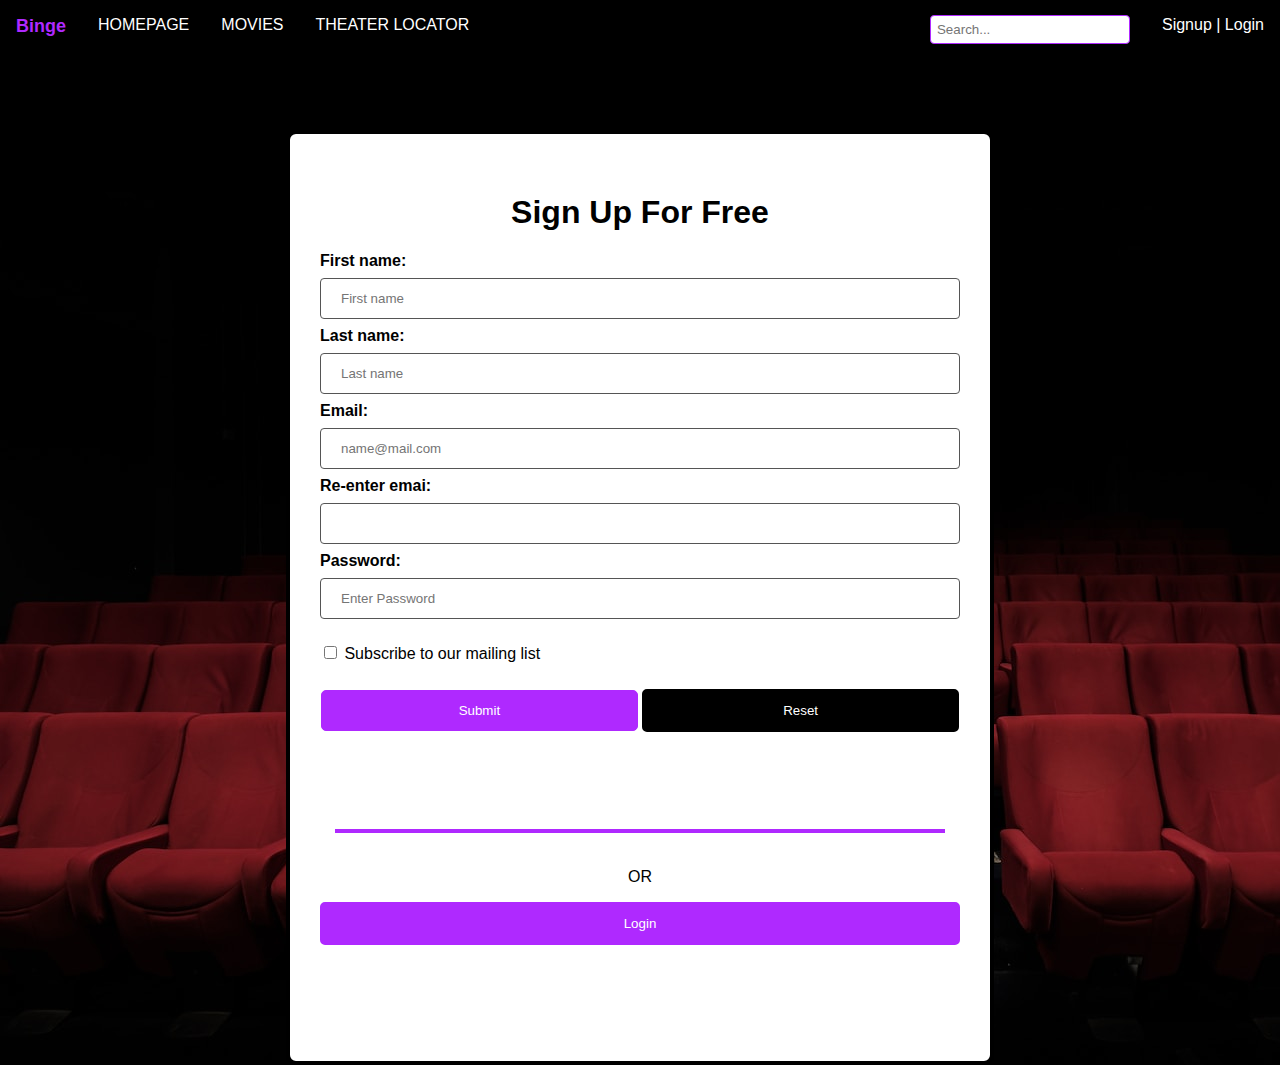
<file: signuppage.html>
<html>

<head> 
    <title>Customer Login</title>
    <link rel="stylesheet" href="bingestylesheet.css" />


</head>

<body>
    <!--The Navigation Bar that will be consistent for all pages-->
    <div class="navbar">
        <a href="index.html" class="logo"
            style="color: #AF29FF; font-size: large; background-color: black;">Binge</a>
        <a href="index.html">HOMEPAGE</a>
        <div class="dropdown">
            <button class="dropbtn">MOVIES</button>
            <div class="dropdown-content">
                <a href="GenrePage.html">Top Movies</a>
                <a href="oscarwinningmovies.html">Oscar Winning Movies</a>
            </div>
        </div>
        <a href="theaterlocator.html">THEATER LOCATOR</a>
        <div class="dropdown" style="float: right;">
            <button class="dropbtn">Signup | Login</button>
            <div class="dropdown-content">
                <a href="Signuppage.html">Signup</a>
                <a href="LoginPage.html">Login</a>
            </div>
        </div>
        <!--Provide a search bar for users. Currently not function-->
        <div >
            <input style="width:200px; float: right; padding: 6px; border: 1px solid; border-color: #AF29FF; margin-top: 15px; margin-right: 16px;" 
            type="text" placeholder="Search...">
        </div>
        
    </div>

<body class="f_orm">
    <div style="padding-top: 70px;">
        <form>
            <div class="colourbl">

                <h1> Sign Up For Free </h1>
                <b>First name:</b><br/><input type="text" name="username" placeholder="First name" required />
                <b>Last name:</b><br/> <input type="text" name="username" placeholder="Last name" required /> <br/>
                
                <b>Email:</b><br/><input type="email" name="email" placeholder="name@mail.com " required /> <br/>
                <b>Re-enter emai:</b><br/> <input type="email" name="Re-enter email" required/> <br/>

                <b>Password:</b><br/> <input type="password" name="Password" placeholder="Enter Password" required /> <br/>

                <br/>

                <input type="checkbox" name="sign up for newsletters" value="Subscribe to our mailing list"/> Subscribe to our mailing list <br/>


                
            </div>

            
            <br/>
        

            <!--changing the name for submit isn't working :( -->
            <input class="column2" type="submit" name="Sign up" placeholder="Sign up" />
    
            <input class="column2" type="reset" name="reset" /> <br/>

            <br/>
            <br/>
            <br/>
            <hr/>

            <p class="center_al" > OR<br/> </p>

            <p class="center_al">
                <a href="LoginPage.html">
                    <button style="color:white; border-radius: 5px; background-color: #AF29FF; border-style: solid; border-color:#AF29FF; padding: 12px 20px; cursor:pointer; width: 100%; " type="button">Login</button>
                </a>
            </p>
        </form>
    </div>



</body>
</file>
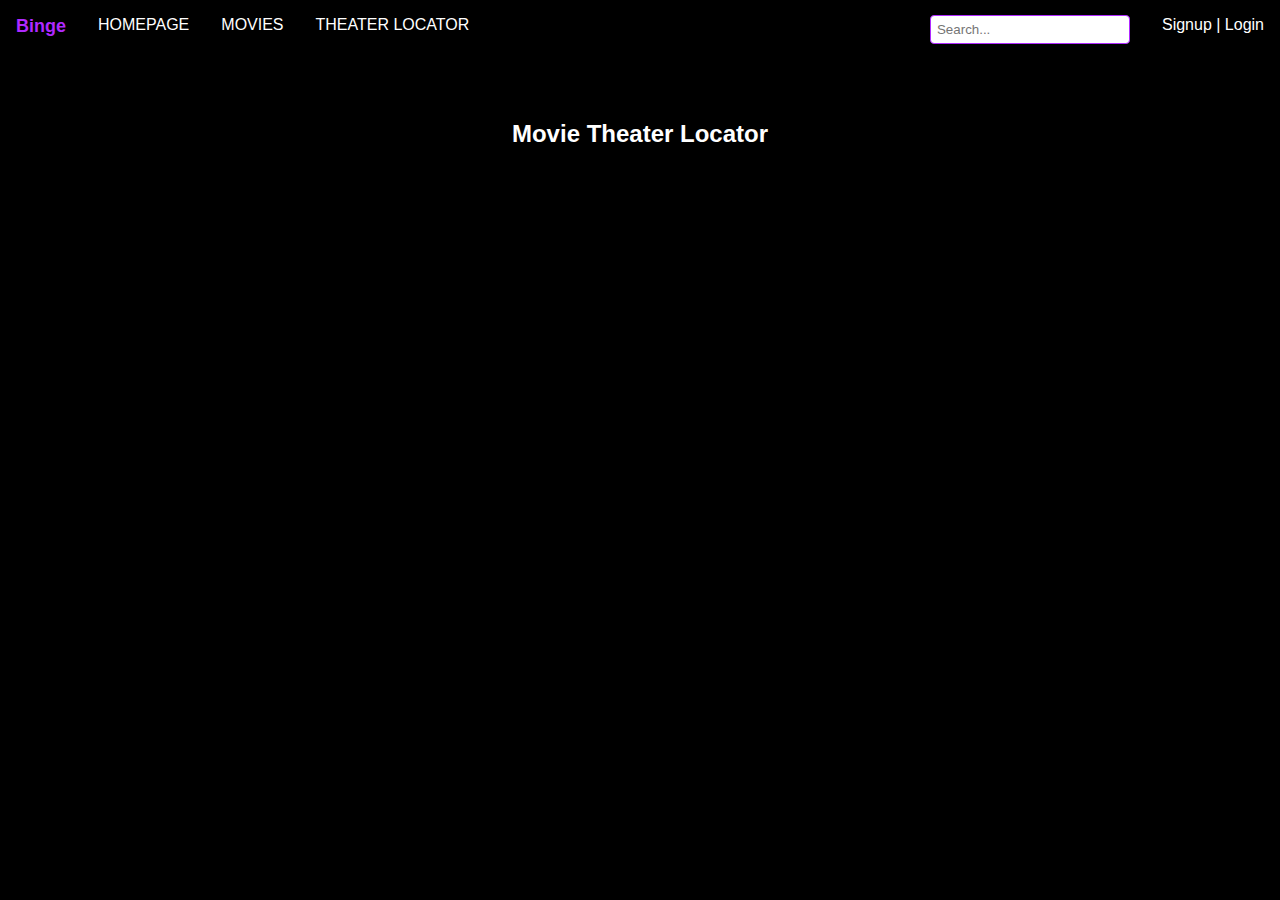
<file: theaterlocator.html>
<html>
<head>

    <link rel="stylesheet" href="bingestylesheet.css" />
    <title>
        Binge
    </title>
</head>


<body>
    <!--The Navigation Bar that will be consistent for all pages-->
    <div class="navbar">
        <a href="index.html" class="logo"
            style="color: #AF29FF; font-size: large; background-color: black;">Binge</a>
        <a href="index.html">HOMEPAGE</a>
        <div class="dropdown">
            <button class="dropbtn">MOVIES</button>
            <div class="dropdown-content">
                <a href="GenrePage.html">Top Movies</a>
                <a href="oscarwinningmovies.html">Oscar Winning Movies</a>
            </div>
        </div>
        <a href="theaterlocator.html">THEATER LOCATOR</a>
        <div class="dropdown" style="float: right;">
            <button class="dropbtn">Signup | Login</button>
            <div class="dropdown-content">
                <a href="signuppage.html">Signup</a>
                <a href="LoginPage.html">Login</a>
            </div>
        </div>
        <!--Provide a search bar for users. Currently not function-->
        <div >
            <input style="width:200px; float: right; padding: 6px; border: 1px solid; border-color: #AF29FF; margin-top: 15px; margin-right: 16px;" 
            type="text" placeholder="Search...">
        </div>
        
    </div>

    <div style="padding-top:60px"> 
        <h2>Movie Theater Locator</h2>
<!--         <iframe src="https://my.atlist.com/map/db937aac-9f22-4d32-8370-908edfe1abad?share=true" allow="geolocation 'self' https://my.atlist.com" width="100%" height="400px" loading="lazy" frameborder="0" scrolling="no" allowfullscreen></iframe> -->
       <iframe width="100%" height="650px" frameborder="0" style="border:0" src="https://www.google.com/maps/embed/v1/place?key=AIzaSyB2NIWI3Tv9iDPrlnowr_0ZqZWoAQydKJU&q=Washington%20D.C.%2C%20DC%2C%20USA&maptype=roadmap" allowfullscreen></iframe>
    
    </div>
</body>
</html>
</file>
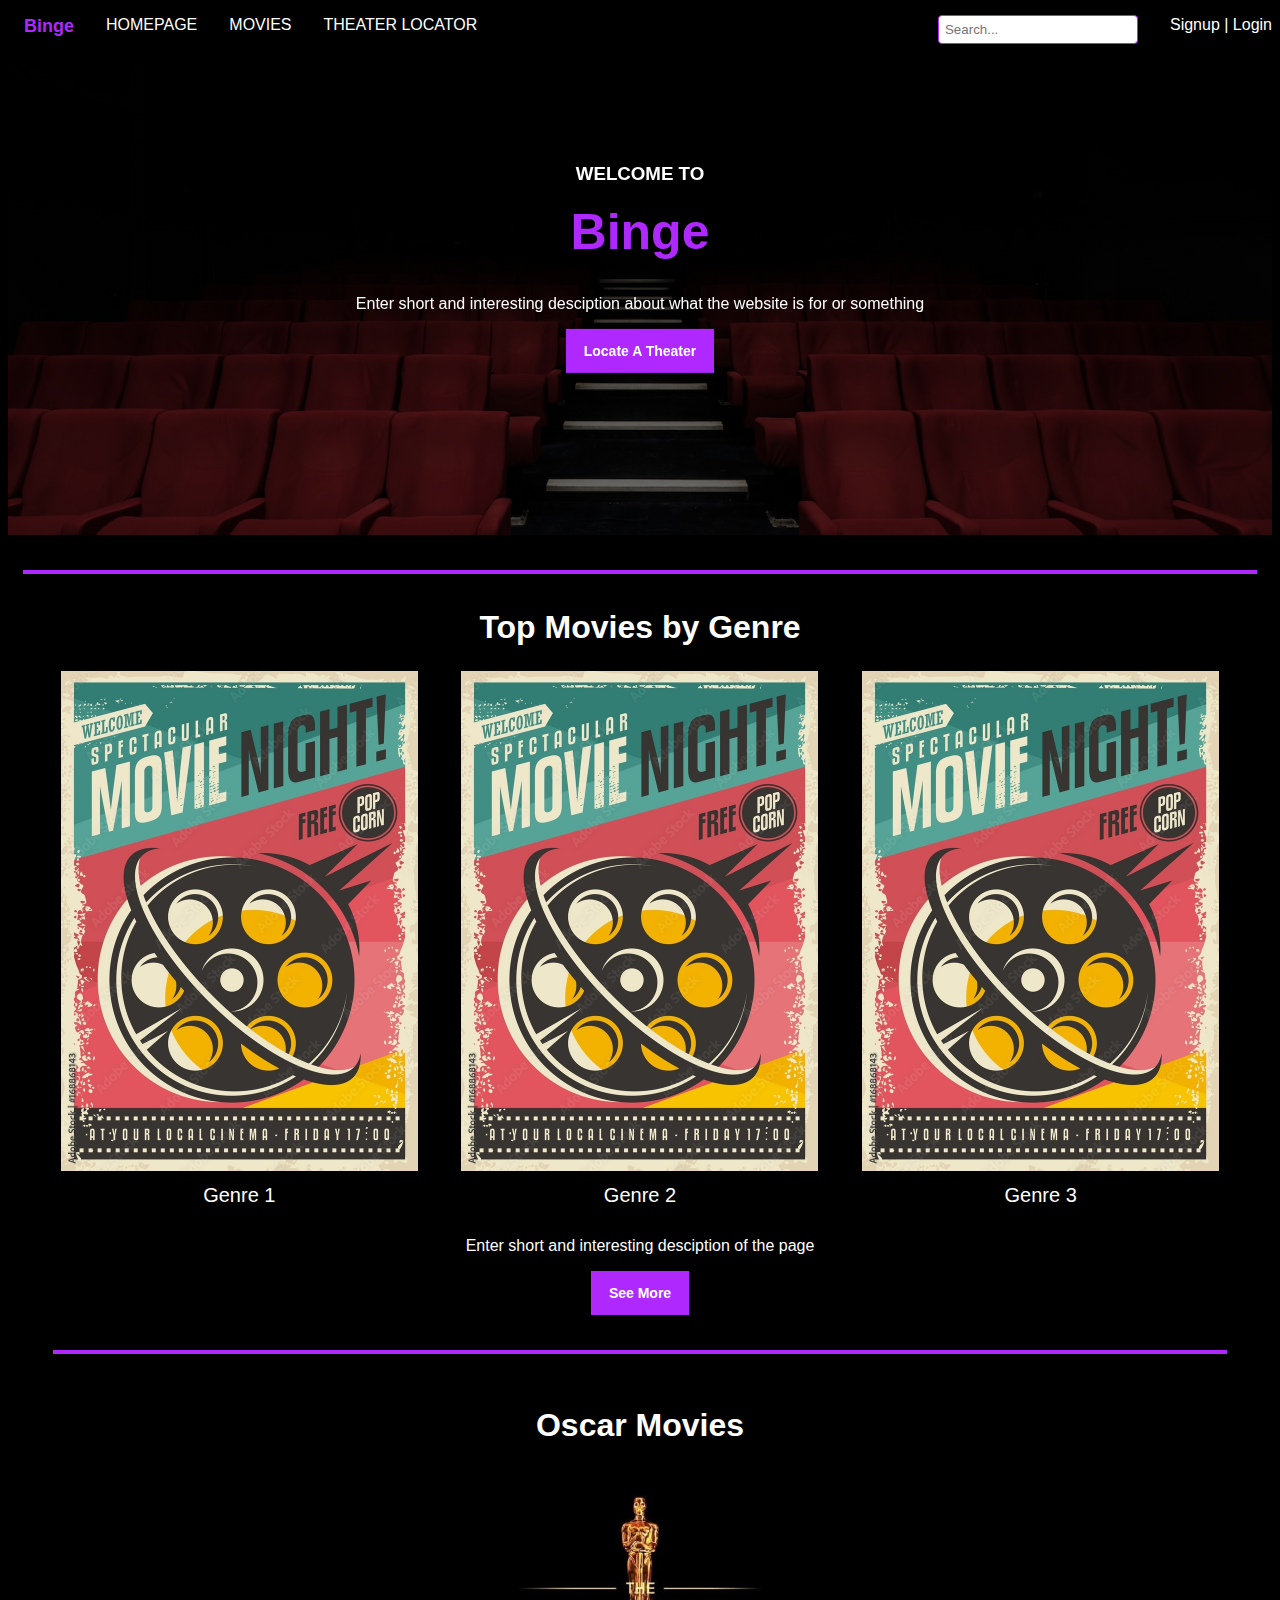
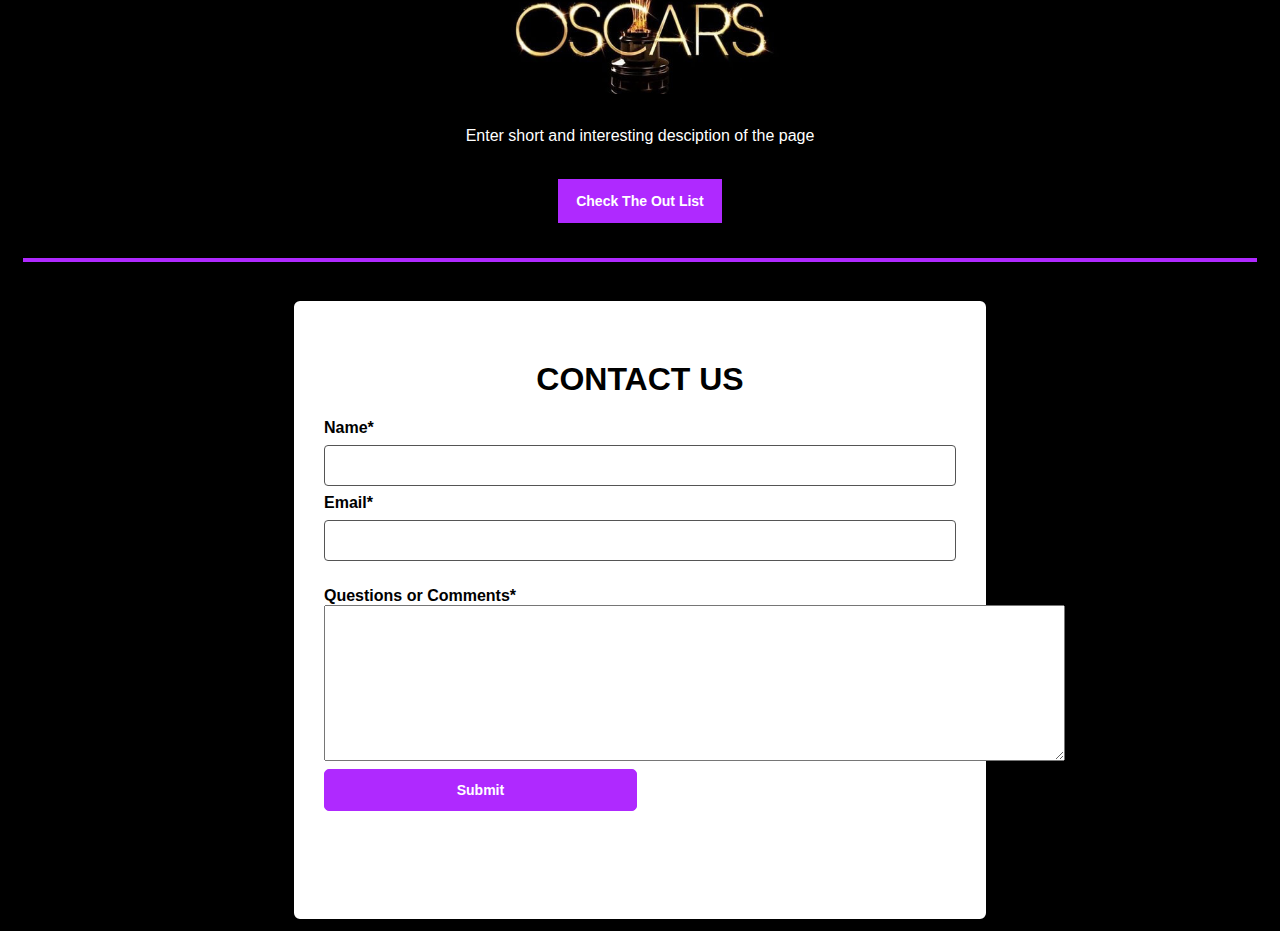
<file: Group 3 - ADM 4379 Project Part 1/homepage.html>
<html>

<head>

    <link rel="stylesheet" href="bingestylesheet.css" />
    <title>
        Binge
    </title>


</head>


<body>
    <!--The Navigation Bar that will be consistent for all pages-->
    <div class="navbar">
        <a href="homepage.html" class="logo"
            style="color: #AF29FF; font-size: large; background-color: black;">Binge</a>
        <a href="homepage.html">HOMEPAGE</a>
        <div class="dropdown">
            <button class="dropbtn">MOVIES</button>
            <div class="dropdown-content">
                <a href="GenrePage.html">Top Movies</a>
                <a href="oscarwinningmovies.html">Oscar Winning Movies</a>
            </div>
        </div>
        <a href="theaterlocator.html">THEATER LOCATOR</a>
        <div class="dropdown" style="float: right;">
            <button class="dropbtn">Signup | Login</button>
            <div class="dropdown-content">
                <a href="Signuppage.html">Signup</a>
                <a href="LoginPage.html">Login</a>
            </div>
        </div>
        <!--Provide a search bar for users. Currently not function-->
        <div >
            <input style="width:200px; float: right; padding: 6px; border: 1px solid; border-color: #AF29FF; margin-top: 15px; margin-right: 16px;" 
            type="text" placeholder="Search...">
        </div>
        
    </div>

    <!-- hero image-->
    <div class="hero-image">
        <div class="hero-text">
            <h3>WELCOME TO</h3>
            <h1 class="logo" style="font-size: 50;">Binge</h1>
            <p>Enter short and interesting desciption about what the website is for or something</p>
            <a class="button" href="theaterlocator.html" style="color: white;">Locate A Theater</a>
        </div>
    </div>

    <!--top movies by genre section-->
    <hr />
    <div style="margin: 30px;">
        <h1>Top Movies by Genre</h1>
        <table style="width: 100%;">
            <tr>
                <!--add proper stock photos after-->
                <td><img class="genre_img" src="stock_movie.jpg"></td>
                <td><img class="genre_img" src="stock_movie.jpg"></td>
                <td><img class="genre_img" src="stock_movie.jpg"></td>
            </tr>
            <tr>
                <!--we want to add links to the different genre pages in the future-->
                <td class="genre">Genre 1</td>
                <td class="genre">Genre 2</td>
                <td class="genre">Genre 3</td>
            </tr>
        </table>
        <br />
        <p>Enter short and interesting desciption of the page</p>
        <a class="button" href="GenrePage.html">See More</a>
        <hr />
    </div>

    <br />

    <!--oscar winning movies section-->
    <div>
        <h1>Oscar Movies</h1>
        <img style="padding:15px;" src="stock_oscar.jpg">
        <br />
        <p>Enter short and interesting desciption of the page</p>
        <br />
        <a class="button" href="oscarwinningmovies.html">Check The Out List</a>
    </div>

    <hr />

    <!--contact us section, currently not functional-->
    <div>
        <form style="color: black; text-align: left;">
            <h1 style="text-align: center;">CONTACT US</h1>
            <b>Name*</b><br /> <input type="text" name="contact_name" required><br />
            <b>Email*</b> <br /> <input type="text" name="contact_email" required><br />
            <br />
            <b>Questions or Comments*</b><br /><textarea name="contact_comment" cols="90" rows="10"></textarea><br />
            <input type="submit" value="Submit" class="button">
        </form>
    </div>
</body>

</html>
</file>
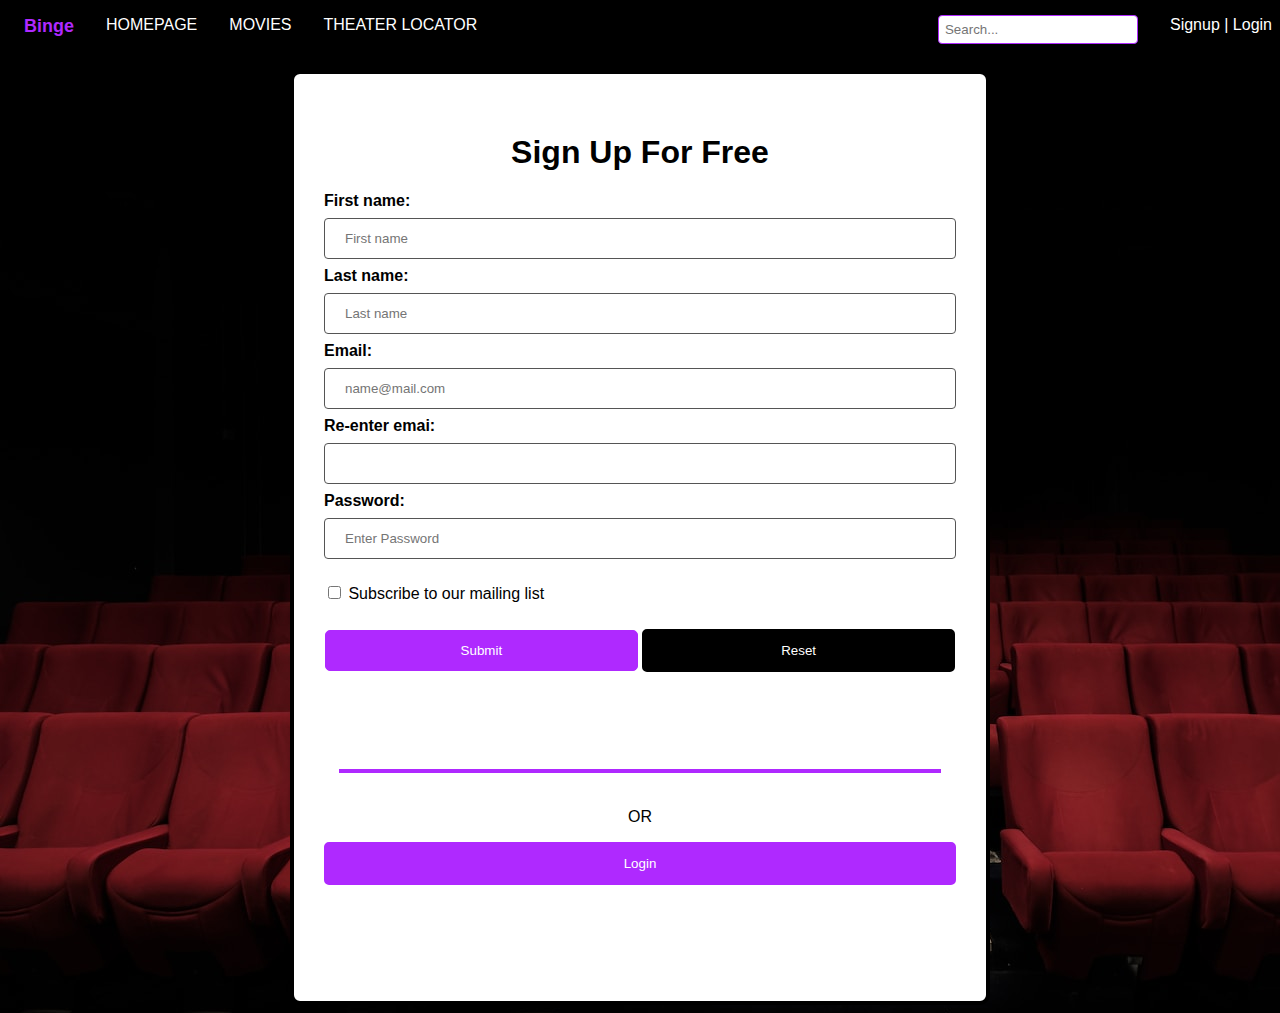
<file: Group 3 - ADM 4379 Project Part 1/signuppage.html>
<html>

<head> 
    <title>Customer Login</title>
    <link rel="stylesheet" href="bingestylesheet.css" />


</head>

<body>
    <!--The Navigation Bar that will be consistent for all pages-->
    <div class="navbar">
        <a href="homepage.html" class="logo"
            style="color: #AF29FF; font-size: large; background-color: black;">Binge</a>
        <a href="homepage.html">HOMEPAGE</a>
        <div class="dropdown">
            <button class="dropbtn">MOVIES</button>
            <div class="dropdown-content">
                <a href="GenrePage.html">Top Movies</a>
                <a href="oscarwinningmovies.html">Oscar Winning Movies</a>
            </div>
        </div>
        <a href="theaterlocator.html">THEATER LOCATOR</a>
        <div class="dropdown" style="float: right;">
            <button class="dropbtn">Signup | Login</button>
            <div class="dropdown-content">
                <a href="Signuppage.html">Signup</a>
                <a href="LoginPage.html">Login</a>
            </div>
        </div>
        <!--Provide a search bar for users. Currently not function-->
        <div >
            <input style="width:200px; float: right; padding: 6px; border: 1px solid; border-color: #AF29FF; margin-top: 15px; margin-right: 16px;" 
            type="text" placeholder="Search...">
        </div>
        
    </div>

<body class="f_orm">
    <div style="padding-top: 70px;">
        <form>
            <div class="colourbl">

                <h1> Sign Up For Free </h1>
                <b>First name:</b><br/><input type="text" name="username" placeholder="First name" required />
                <b>Last name:</b><br/> <input type="text" name="username" placeholder="Last name" required /> <br/>
                
                <b>Email:</b><br/><input type="email" name="email" placeholder="name@mail.com " required /> <br/>
                <b>Re-enter emai:</b><br/> <input type="email" name="Re-enter email" required/> <br/>

                <b>Password:</b><br/> <input type="password" name="Password" placeholder="Enter Password" required /> <br/>

                <br/>

                <input type="checkbox" name="sign up for newsletters" value="Subscribe to our mailing list"/> Subscribe to our mailing list <br/>


                
            </div>

            
            <br/>
        

            <!--changing the name for submit isn't working :( -->
            <input class="column2" type="submit" name="Sign up" placeholder="Sign up" />
    
            <input class="column2" type="reset" name="reset" /> <br/>

            <br/>
            <br/>
            <br/>
            <hr/>

            <p class="center_al" > OR<br/> </p>

            <p class="center_al">
                <a href="LoginPage.html">
                    <button style="color:white; border-radius: 5px; background-color: #AF29FF; border-style: solid; border-color:#AF29FF; padding: 12px 20px; cursor:pointer; width: 100%; " type="button">Login</button>
                </a>
            </p>
        </form>
    </div>



</body>
</file>
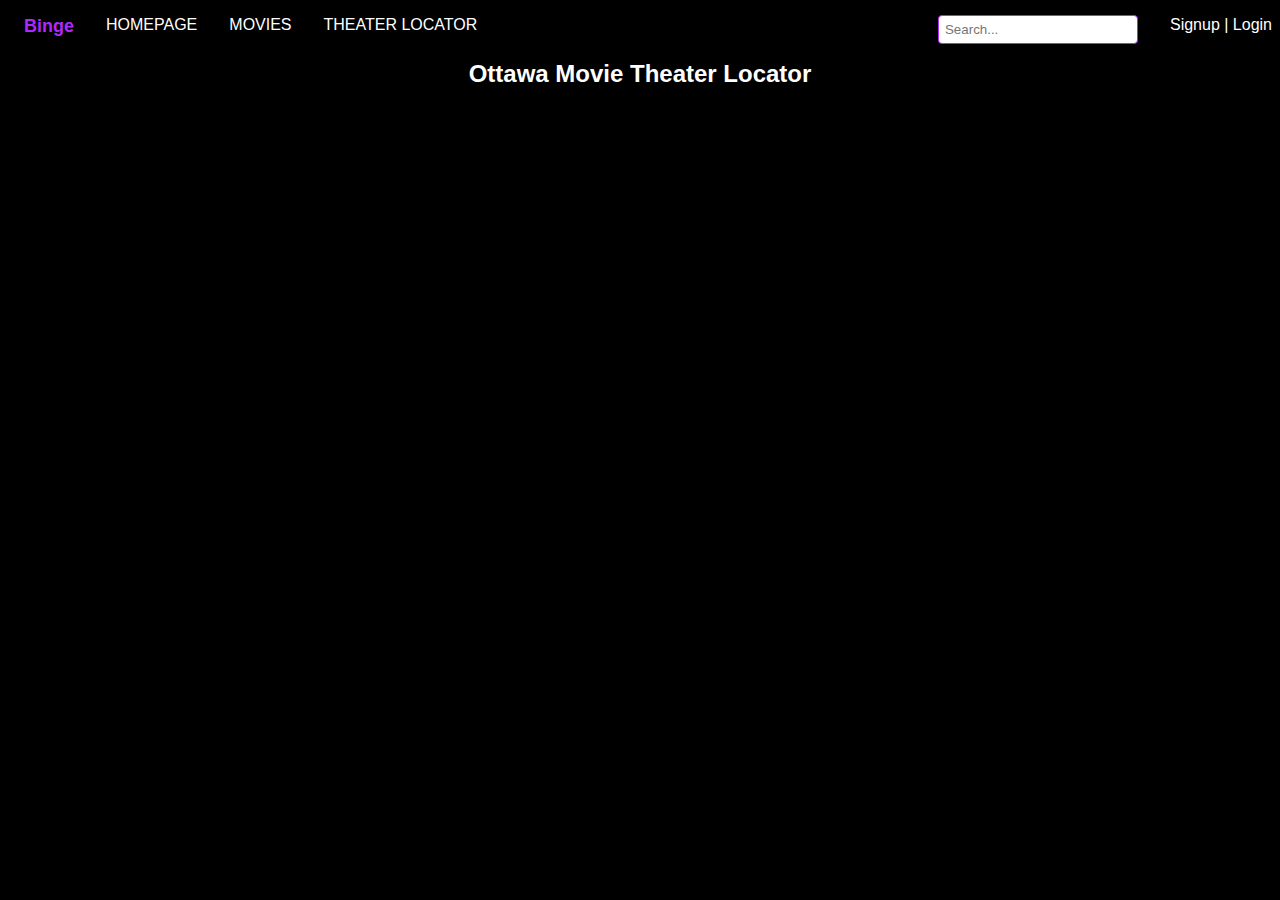
<file: Group 3 - ADM 4379 Project Part 1/theaterlocator.html>
<html>
<head>

    <link rel="stylesheet" href="bingestylesheet.css" />
    <title>
        Binge
    </title>
</head>


<body>
    <!--The Navigation Bar that will be consistent for all pages-->
    <div class="navbar">
        <a href="homepage.html" class="logo"
            style="color: #AF29FF; font-size: large; background-color: black;">Binge</a>
        <a href="homepage.html">HOMEPAGE</a>
        <div class="dropdown">
            <button class="dropbtn">MOVIES</button>
            <div class="dropdown-content">
                <a href="GenrePage.html">Top Movies</a>
                <a href="oscarwinningmovies.html">Oscar Winning Movies</a>
            </div>
        </div>
        <a href="theaterlocator.html">THEATER LOCATOR</a>
        <div class="dropdown" style="float: right;">
            <button class="dropbtn">Signup | Login</button>
            <div class="dropdown-content">
                <a href="Signuppage.html">Signup</a>
                <a href="LoginPage.html">Login</a>
            </div>
        </div>
        <!--Provide a search bar for users. Currently not function-->
        <div >
            <input style="width:200px; float: right; padding: 6px; border: 1px solid; border-color: #AF29FF; margin-top: 15px; margin-right: 16px;" 
            type="text" placeholder="Search...">
        </div>
        
    </div>

    <div style="padding-top:60px"> 
        <h2>Ottawa Movie Theater Locator</h2>
        <iframe src="https://my.atlist.com/map/db937aac-9f22-4d32-8370-908edfe1abad?share=true" allow="geolocation 'self' https://my.atlist.com" width="100%" height="400px" loading="lazy" frameborder="0" scrolling="no" allowfullscreen></iframe>
    </div>
</body>
</html>
</file>
<file: bingestylesheet.css>
/* Home Page */

* {
  margin-top: 0;
}

/*CSS style code for the navigation bar*/
.navbar {
  background-color: black;
  font-family: Arial, Helvetica, sans-serif;
  width: 100%;
  height: 60px;
  position: fixed;
}

.navbar a {
  float: left;
  color: white;
  text-align: center;
  padding: 16px;
  text-decoration: none;
}

/*create container(s) for the dropdown*/
.dropdown {
  float: left;
}

.dropdown .dropbtn {
  border: none;
  outline: none;
  color: white;
  padding: 16px;
  background-color: inherit;
  font-family: inherit;
  font-size: inherit;
  margin: 0;
}

/*style the background when pages are hovered*/
.navbar a:hover,
.dropdown:hover .dropbtn {
  background-color: plum;
}

.dropdown-content {
  display: none;
  position: absolute;
  background-color: black;
  min-width: 140px;
}

.dropdown-content a {
  float: none;
  color: white;
  padding: 12px 16px;
  text-decoration: none;
  text-align: left;
  display: block;
}

.dropdown-content a:hover {
  background-color: plum;
}

.dropdown:hover .dropdown-content {
  display: block;
}

/*format the search option on the navigation bar*/
.navbar input[type=text] {
  float: right;
  padding: 6px;
  border: 1px solid;
  border-color: #AF29FF;
  margin-top: 15px;
  margin-right: 16px;
}

body {
  text-align: center;
  font-family: Arial, Helvetica, sans-serif;
  color: white;
  background-color: black;
}

/*format buttons to have a consistent style throughout the website*/
.button {
  background-color: #AF29FF;
  border: none;
  color: white;
  text-align: center;
  text-decoration: none;
  display: inline-block;
  font-size: 14px;
  font-weight: bold;
  padding: 14px 18px;
}



/*add hero image to the start of homepage*/
.hero-image {
  background-image: linear-gradient(rgba(0, 0, 0, 0.5), rgba(0, 0, 0, 0.5)), url("cinema.jpg");
  height: 60%;
  background-position: center;
  background-repeat: no-repeat;
  background-size: cover;
}

.hero-text {
  text-align: center;
  position: relative;
  top: 50%;
  left: 50%;
  transform: translate(-50%, -50%);
  color: white;
}

.hero-text a {
  text-decoration: none;
  color: black;
}

table.genre {
  text-align: center;
  padding: 10px;
  font-size: 20;
  font-family:sans-serif;
}

p.genre {
  text-align: left;
}



/*CSS to adjust the size and alignment of the stock images used for top movies by genre*/
.genre_img {
  width: 357px;
  height: 500px;
  display: block;
  /*this centers the images in the table*/
  margin-left: auto;
  margin-right: auto;
}

.logo {
  color: #AF29FF;
  font-family: Verdana, Geneva, Tahoma, sans-serif;
  font-weight: bold;
}

/*stylize horizontal rule to separate the sections on this page*/
hr {
  height: 4px;
  background-color: #AF29FF;
  margin: 35px 15px;
  border: none;
}

form {
  background-color: white;
  font-family: Arial, Helvetica, sans-serif;
  margin: auto;
  width: 50%;
  border: 4px solid black;
  border-collapse: collapse;
  padding: 60px 30px 100px;
  border-radius: 10px;
}


/* Oscar Movies Page */

.movie-list-container {
  padding: 0 20px;
}
.movie-list {
  display: flex;
  align-items: stretch;
  height: 300px;
}

.movie-list-item {
  margin-right: 30px;
  position: relative;
}


.movie-list-item-img {
  width: 300px;
  height: 270px;
  object-fit: contain;
  border-radius: 20px;
}

.movie-list-item-title {
  color: #AF29FF;
  padding: 10px;
  font-size: 32px;
  font-weight: bold;
  position: absolute;
  top: 10%;
  left: 50px;
  opacity: 0;
  
}

/* Login/Signup/ForgotPass Pages */


.colourbl{
  text-align: left;
  color: black;
}

.colourred{
  text-align: center;
  color: red;
  font-weight: bold;
}

.colourgreen{
  text-align: center;
  color:green;
  font-weight: bold;
}

table {width: 50%;
    align-self: center;

}

h1 { text-align: center;
}


/* Style for the forms */

.f_orm {background-image:url("cinema.jpg");}
 
form {
    background-color: white;
    font-family: Arial, Helvetica, sans-serif;
    margin: auto;
    width: 50%;
    border: 4px solid black;
    border-collapse: collapse;
    padding: 60px 30px 100px;
    border-radius: 10px;
}

input[type=text],input[type=password], input[type=email], input[type=submit] {
    width: 100%;
    border:1px solid #555;
    border-radius: 4px;
    transition: width 0.4s ease-in-out;
    padding: 12px 20px;
    margin: 8px 0;
    box-sizing: border-box;
 }

 input[type=button]{
    border:1px solid #555;
    border-radius: 4px;
    margin: 8px 0;

 }


 button.right {
    float: right;
    padding: 12px 10px;
    margin: 8px 0;
    border: white;
    background-color:white;
    cursor:pointer;
 }

 button.left {
    float: left;
    cursor:pointer;
  }

input[type=submit] {
    border-radius: 5px;
    background-color: #AF29FF;
    color: white;
    width: 49.5%;
    border-style: solid;
    border-color: #AF29FF;
    padding: 12px 20px;
    margin: 8px 0;
    box-sizing: border-box;
    cursor:pointer;
 }

input[type=reset]{
  border-radius: 5px;
  width: 49.5%;
  color: white;
  border-style: solid;
  background-color: black;
  border-color: black;
  padding: 12px 20px;
  margin: 8px 0;
  box-sizing: border-box;
  cursor:pointer;
}

p.center_al{
    text-align: center;
    color: black;
}

img {
    margin: auto;
    width: 30%;
    display: block;
}



/* Genre Page*/


img.genreimg {
    background-color: #aaa;
    width: 100%;
    padding: 20px;
  }


.genre_filter{
    float: center;
    width: 100%;
    height: 60px;
}

.genre_filter a:hover{
    background-color: plum;
}

/* === FIX NAV OVERLAY & TOP CROP === */
html, body { margin: 0; }           /* remove default top gap */

/* keep navbar fixed at the very top and above hero */
.navbar {
  position: fixed;
  top: 0; left: 0; right: 0;
  height: 60px;                     /* your existing height */
  z-index: 1000;                    /* sits above hero */
  background: #000;
}

/* push the page down so content doesn't hide under the fixed bar */
body { padding-top: 60px; }         /* adjust to 64–72px if still tight */

/* ensure hero never covers/catches clicks over the navbar */
.hero-image {
  position: relative;
  z-index: 0;
  min-height: 60vh;                 /* more reliable than height: 60% */
}

/* dropdown menus should pop over the hero */
.dropdown { position: relative; }
.dropdown-content {
  position: absolute;
  z-index: 2000;
}

/* minor fix: add missing unit */
table.genre { font-size: 20px; }



/* ksdfr*/
</file>
<file: Group 3 - ADM 4379 Project Part 1/bingestylesheet.css>
/* Home Page */

* {
  margin-top: 0;
}

/*CSS style code for the navigation bar*/
.navbar {
  background-color: black;
  font-family: Arial, Helvetica, sans-serif;
  width: 100%;
  height: 60px;
  position: fixed;
}

.navbar a {
  float: left;
  color: white;
  text-align: center;
  padding: 16px;
  text-decoration: none;
}

/*create container(s) for the dropdown*/
.dropdown {
  float: left;
}

.dropdown .dropbtn {
  border: none;
  outline: none;
  color: white;
  padding: 16px;
  background-color: inherit;
  font-family: inherit;
  font-size: inherit;
  margin: 0;
}

/*style the background when pages are hovered*/
.navbar a:hover,
.dropdown:hover .dropbtn {
  background-color: plum;
}

.dropdown-content {
  display: none;
  position: absolute;
  background-color: black;
  min-width: 140px;
}

.dropdown-content a {
  float: none;
  color: white;
  padding: 12px 16px;
  text-decoration: none;
  text-align: left;
  display: block;
}

.dropdown-content a:hover {
  background-color: plum;
}

.dropdown:hover .dropdown-content {
  display: block;
}

/*format the search option on the navigation bar*/
.navbar input[type=text] {
  float: right;
  padding: 6px;
  border: 1px solid;
  border-color: #AF29FF;
  margin-top: 15px;
  margin-right: 16px;
}

body {
  text-align: center;
  font-family: Arial, Helvetica, sans-serif;
  color: white;
  background-color: black;
}

/*format buttons to have a consistent style throughout the website*/
.button {
  background-color: #AF29FF;
  border: none;
  color: white;
  text-align: center;
  text-decoration: none;
  display: inline-block;
  font-size: 14px;
  font-weight: bold;
  padding: 14px 18px;
}

/*add hero image to the start of homepage*/
.hero-image {
  background-image: linear-gradient(rgba(0, 0, 0, 0.5), rgba(0, 0, 0, 0.5)), url("cinema.jpg");
  height: 60%;
  background-position: center;
  background-repeat: no-repeat;
  background-size: cover;
}

.hero-text {
  text-align: center;
  position: relative;
  top: 50%;
  left: 50%;
  transform: translate(-50%, -50%);
  color: white;
}

.hero-text a {
  text-decoration: none;
  color: black;
}

.genre {
  text-align: center;
  padding: 10px;
  font-size: 20;
}

/*CSS to adjust the size and alignment of the stock images used for top movies by genre*/
.genre_img {
  width: 357px;
  height: 500px;
  display: block;
  /*this centers the images in the table*/
  margin-left: auto;
  margin-right: auto;
}

.logo {
  color: #AF29FF;
  font-family: Verdana, Geneva, Tahoma, sans-serif;
  font-weight: bold;
}

/*stylize horizontal rule to separate the sections on this page*/
hr {
  height: 4px;
  background-color: #AF29FF;
  margin: 35px 15px;
  border: none;
}

form {
  background-color: white;
  font-family: Arial, Helvetica, sans-serif;
  margin: auto;
  width: 50%;
  border: 4px solid black;
  border-collapse: collapse;
  padding: 60px 30px 100px;
  border-radius: 10px;
}


/* Oscar Movies Page */

.movie-list-container {
  padding: 0 20px;
}
.movie-list {
  display: flex;
  align-items: stretch;
  height: 300px;
}

.movie-list-item {
  margin-right: 30px;
  position: relative;
}


.movie-list-item-img {
  width: 300px;
  height: 270px;
  object-fit: contain;
  border-radius: 20px;
}

.movie-list-item-title {
  color: #AF29FF;
  padding: 10px;
  font-size: 32px;
  font-weight: bold;
  position: absolute;
  top: 10%;
  left: 50px;
  opacity: 0;
  
}

/* Login/Signup/ForgotPass Pages */


.colourbl{
  text-align: left;
  color: black;
}


table {width: 50%;
    align-self: center;

}

h1 { text-align: center;
}


/* Style for the forms */

body.f_orm {background-image:url("cinema.jpg");}
 
form {
    background-color: white;
    font-family: Arial, Helvetica, sans-serif;
    margin: auto;
    width: 50%;
    border: 4px solid black;
    border-collapse: collapse;
    padding: 60px 30px 100px;
    border-radius: 10px;
}

input[type=text],input[type=password], input[type=email], input[type=submit] {
    width: 100%;
    border:1px solid #555;
    border-radius: 4px;
    transition: width 0.4s ease-in-out;
    padding: 12px 20px;
    margin: 8px 0;
    box-sizing: border-box;
 }

 input[type=button]{
    border:1px solid #555;
    border-radius: 4px;
    margin: 8px 0;

 }


 button.right {
    float: right;
    padding: 12px 10px;
    margin: 8px 0;
    border: white;
    background-color:white;
    cursor:pointer;
 }

 button.left {
    float: left;
    cursor:pointer;
  }

input[type=submit] {
    border-radius: 5px;
    background-color: #AF29FF;
    color: white;
    width: 49.5%;
    border-style: solid;
    border-color: #AF29FF;
    padding: 12px 20px;
    margin: 8px 0;
    box-sizing: border-box;
    cursor:pointer;
 }

input[type=reset]{
  border-radius: 5px;
  width: 49.5%;
  color: white;
  border-style: solid;
  background-color: black;
  border-color: black;
  padding: 12px 20px;
  margin: 8px 0;
  box-sizing: border-box;
  cursor:pointer;
}

p.center_al{
    text-align: center;
    color: black;
}

img {
    margin: auto;
    width: 30%;
    display: block;
}



/* Genre Page*/


img.genreimg {
    background-color: #aaa;
    width: 100%;
    padding: 20px;
  }
</file>
